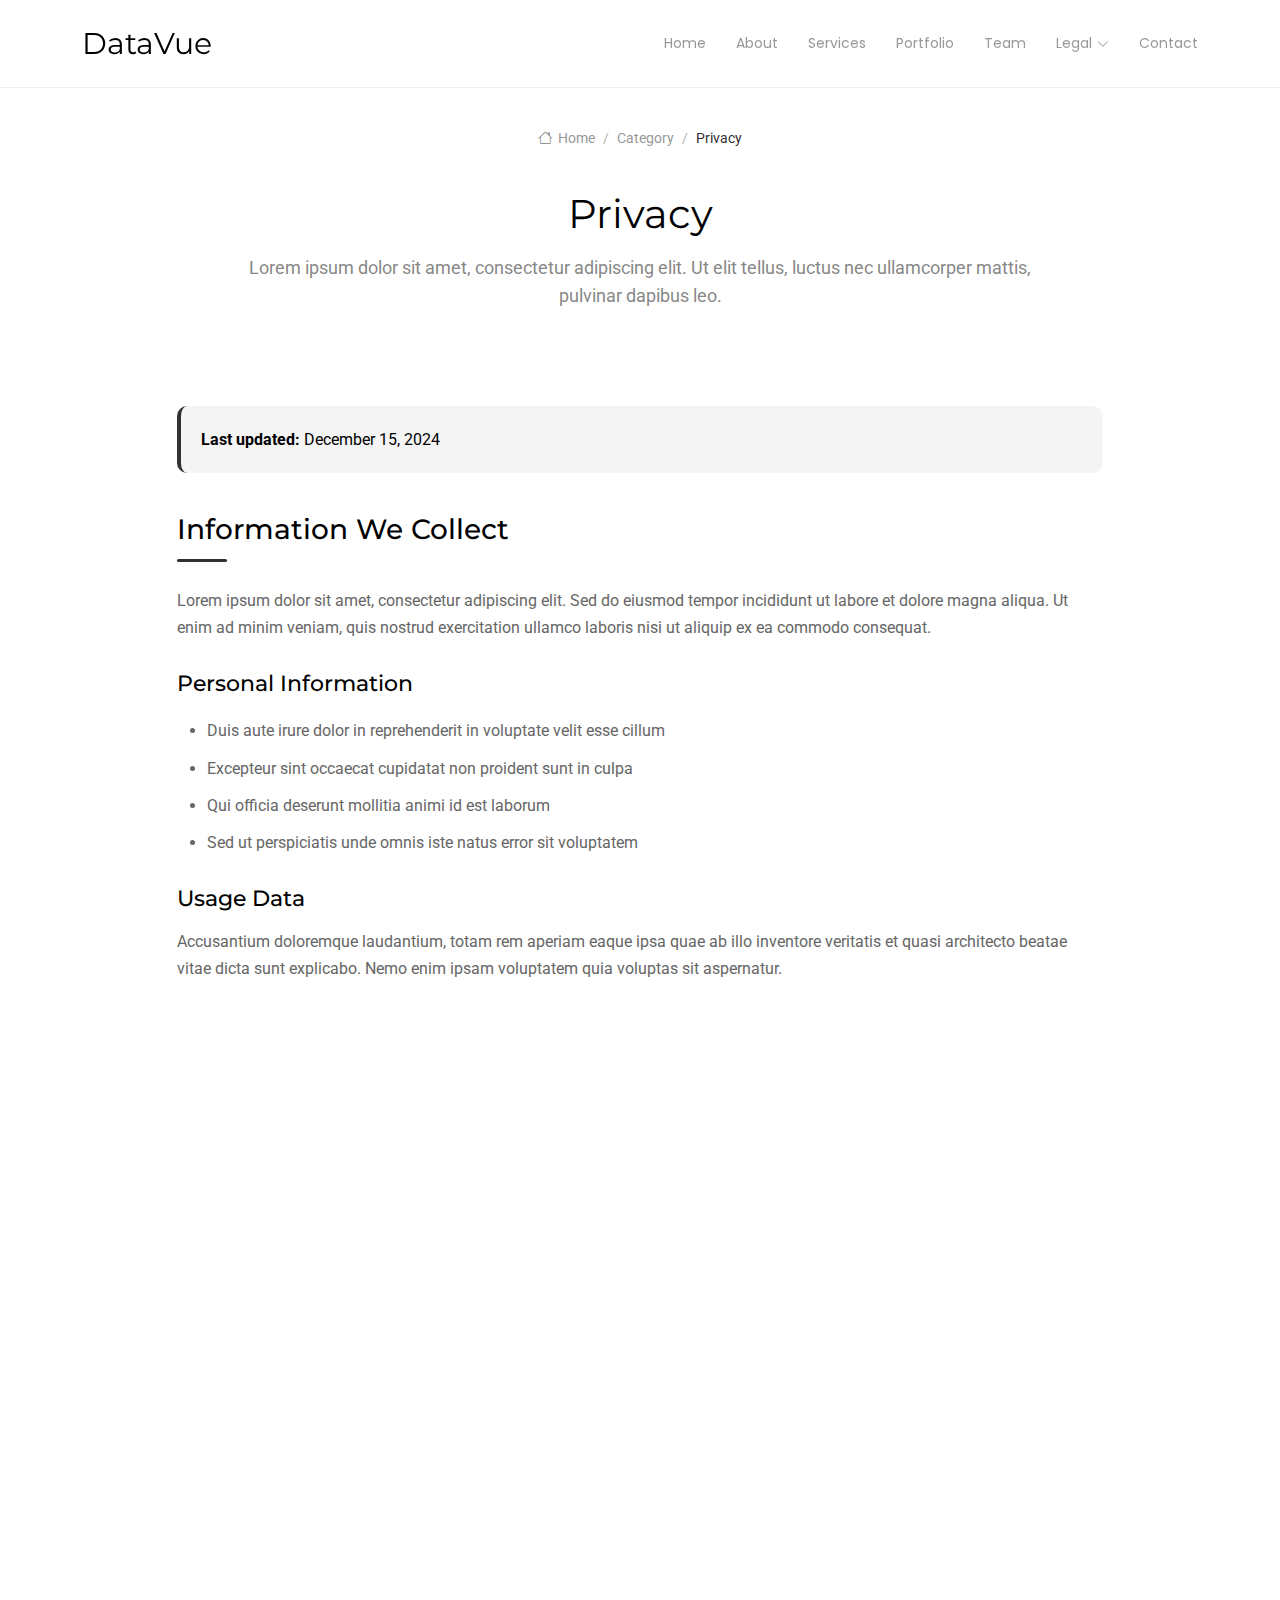
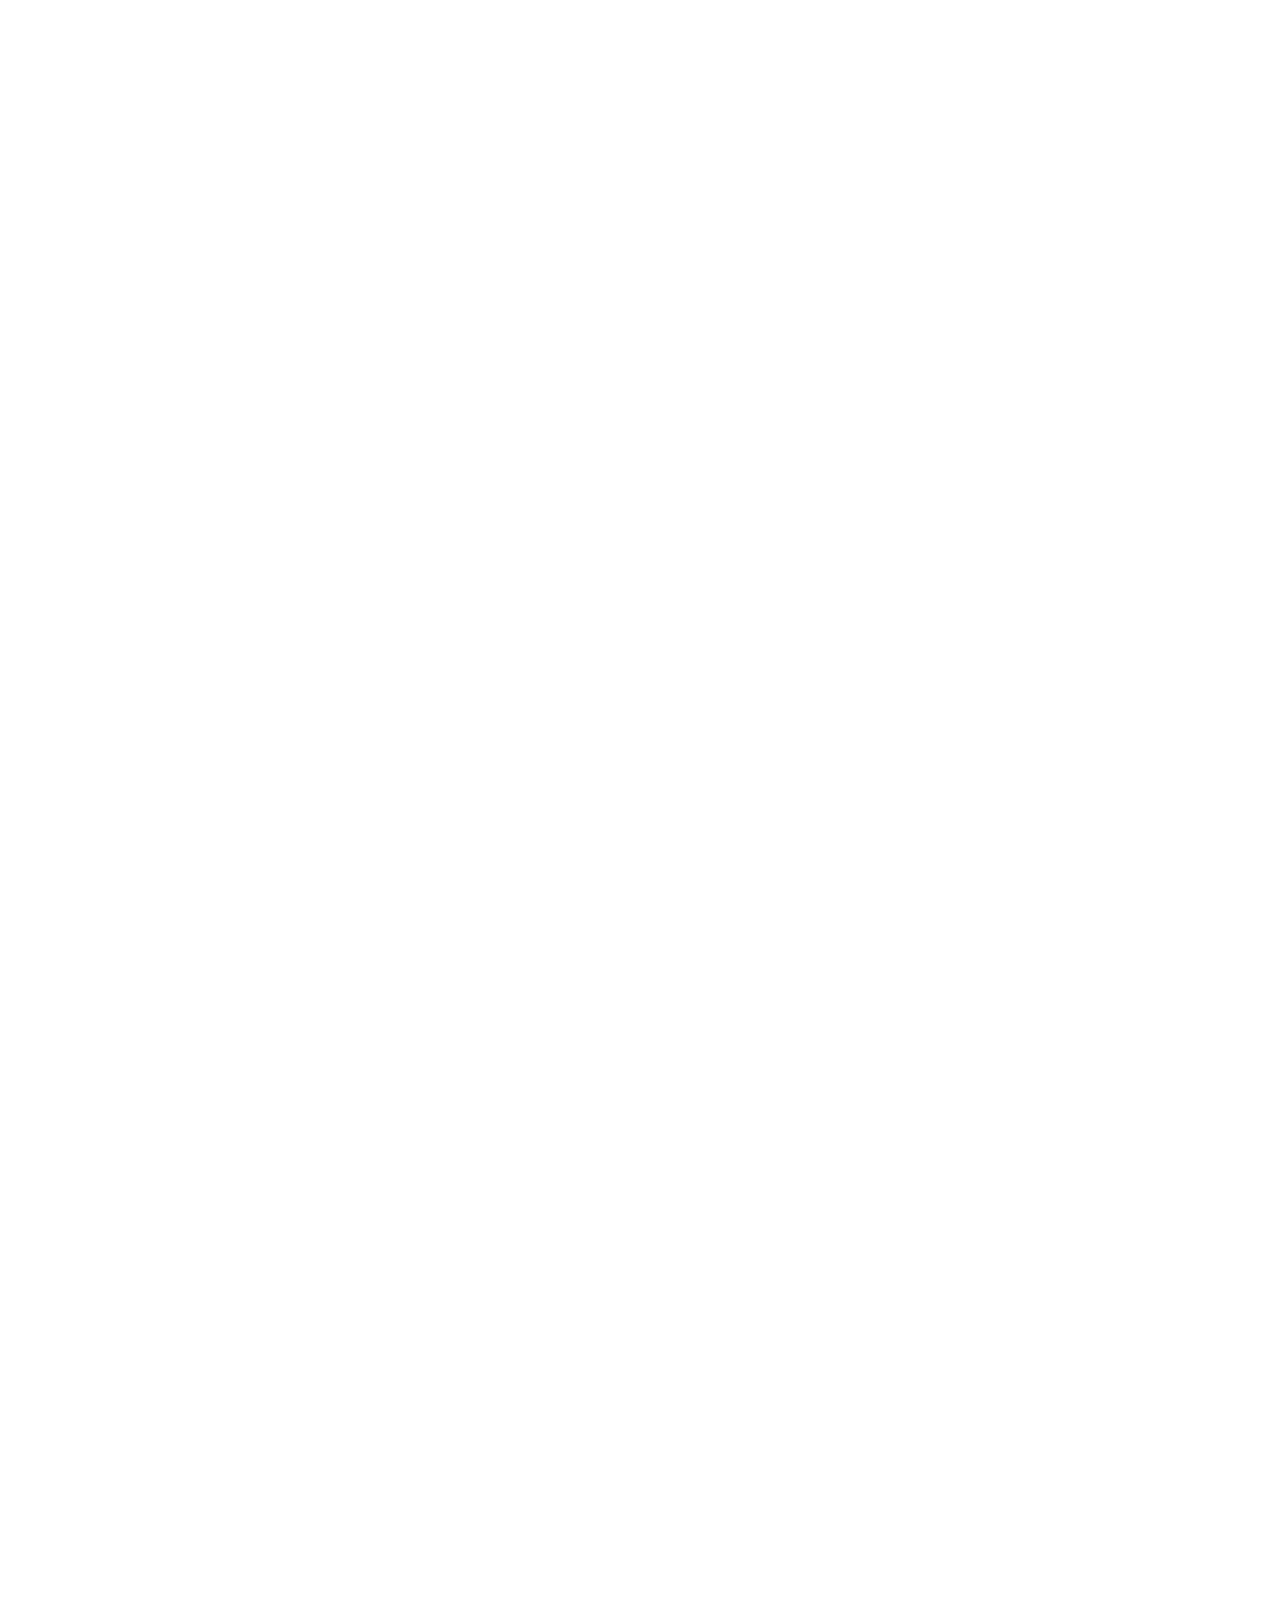
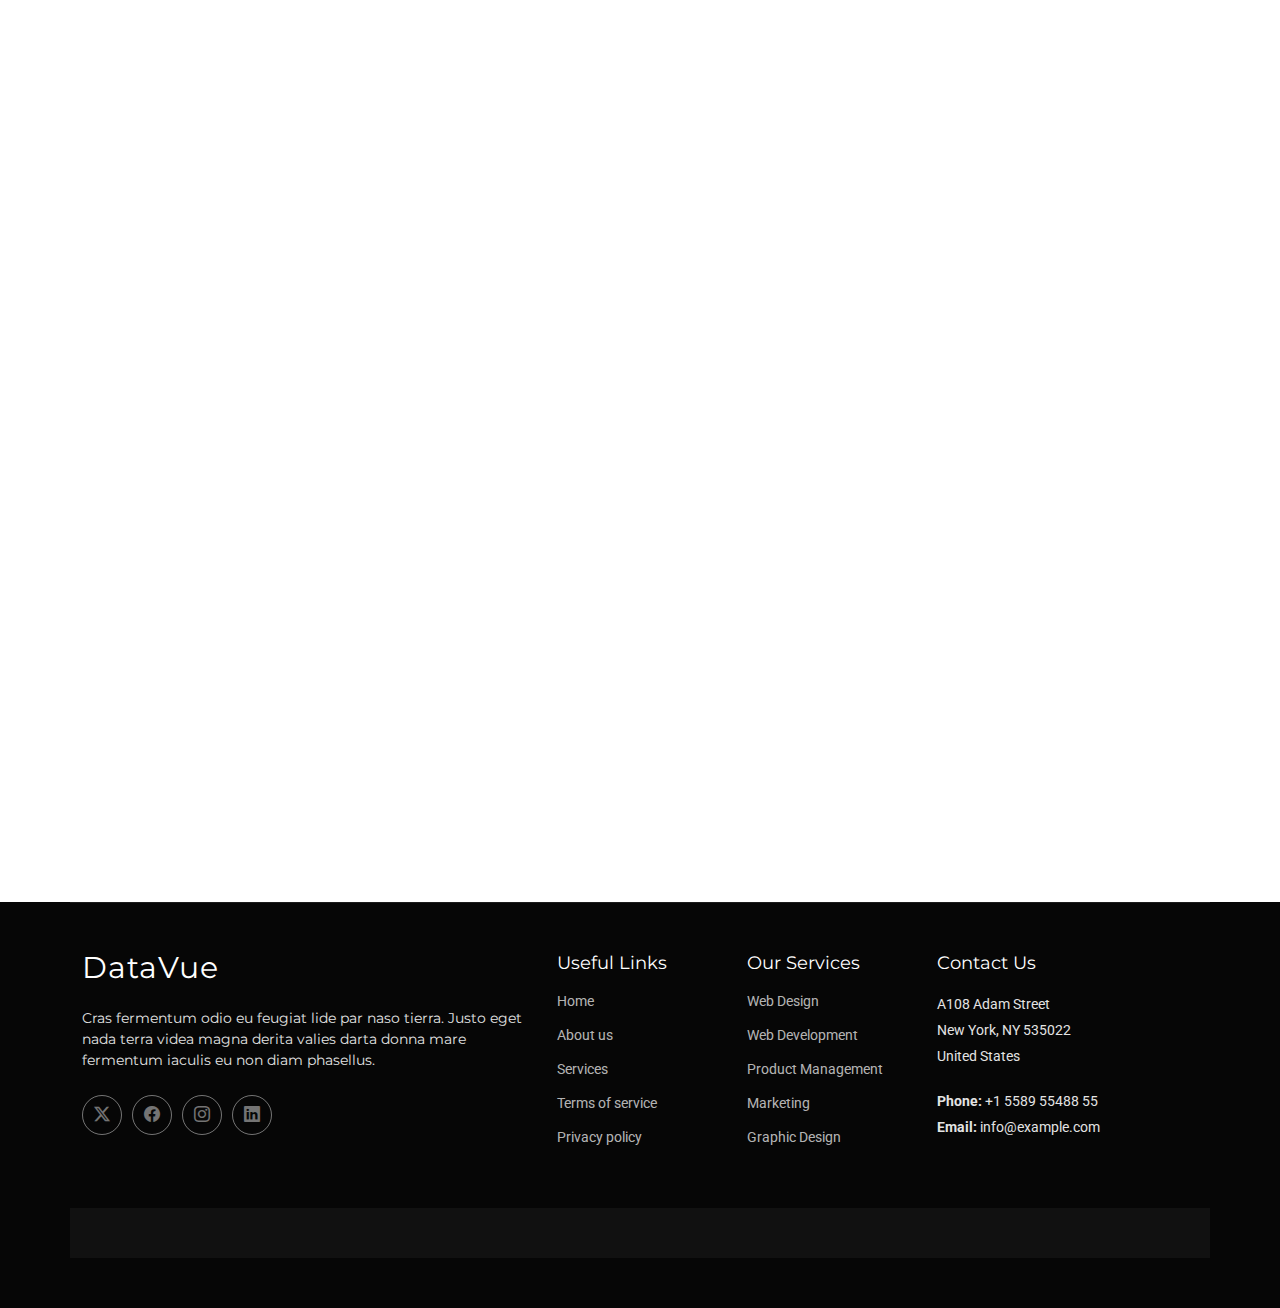
<file: privacy.html>
<!DOCTYPE html>
<html lang="en">
  <head>
    <meta charset="utf-8" />
    <meta content="width=device-width, initial-scale=1.0" name="viewport" />
    <title>Privacy Policy - DataVue Portfolio</title>
    <meta name="description" content="" />
    <meta name="keywords" content="" />

    <!-- Favicons -->
    <link href="assets/img/favicon.png" rel="icon" />
    <link href="assets/img/apple-touch-icon.png" rel="apple-touch-icon" />

    <!-- Fonts -->
    <link href="https://fonts.googleapis.com" rel="preconnect" />
    <link href="https://fonts.gstatic.com" rel="preconnect" crossorigin />
    <link
      href="https://fonts.googleapis.com/css2?family=Roboto:ital,wght@0,100;0,300;0,400;0,500;0,700;0,900;1,100;1,300;1,400;1,500;1,700;1,900&family=Montserrat:ital,wght@0,100;0,200;0,300;0,400;0,500;0,600;0,700;0,800;0,900;1,100;1,200;1,300;1,400;1,500;1,600;1,700;1,800;1,900&family=Poppins:ital,wght@0,100;0,200;0,300;0,400;0,500;0,600;0,700;0,800;0,900;1,100;1,200;1,300;1,400;1,500;1,600;1,700;1,800;1,900&display=swap"
      rel="stylesheet"
    />

    <!-- Vendor CSS Files -->
    <link
      href="assets/vendor/bootstrap/css/bootstrap.min.css"
      rel="stylesheet"
    />
    <link
      href="assets/vendor/bootstrap-icons/bootstrap-icons.css"
      rel="stylesheet"
    />
    <link href="assets/vendor/aos/aos.css" rel="stylesheet" />
    <link
      href="assets/vendor/glightbox/css/glightbox.min.css"
      rel="stylesheet"
    />
    <link href="assets/vendor/swiper/swiper-bundle.min.css" rel="stylesheet" />

    <!-- Main CSS File -->
    <link href="assets/css/main.css" rel="stylesheet" />
  </head>

  <body class="privacy-page">
    <header id="header" class="header d-flex align-items-center sticky-top">
      <div
        class="container-fluid container-xl position-relative d-flex align-items-center justify-content-between"
      >
        <a href="index.html" class="logo d-flex align-items-center">
          <!-- Uncomment the line below if you also wish to use an image logo -->
          <!-- <img src="assets/img/logo.webp" alt=""> -->
          <h1 class="sitename">DataVue</h1>
        </a>

        <nav id="navmenu" class="navmenu">
          <ul>
            <li><a href="#hero">Home</a></li>
            <li><a href="#about">About</a></li>
            <li><a href="#services">Services</a></li>
            <li><a href="#portfolio">Portfolio</a></li>
            <li><a href="#team">Team</a></li>
            <li class="dropdown">
              <a href="#"
                ><span>Legal</span>
                <i class="bi bi-chevron-down toggle-dropdown"></i
              ></a>
              <ul>
                <li><a href="privacy.html">Privacy Policy</a></li>
                <li class="dropdown">
                  <a href="#"
                    ><span>Data Protection</span>
                    <i class="bi bi-chevron-down toggle-dropdown"></i
                  ></a>
                  <ul>
                    <li>
                      <a href="privacy.html#agreement">Data Collection</a>
                    </li>
                    <li><a href="privacy.html#usage">Usage Information</a></li>
                    <li>
                      <a href="privacy.html#security">Security Measures</a>
                    </li>
                    <li><a href="privacy.html#rights">Your Rights</a></li>
                    <li><a href="privacy.html#cookies">Cookie Policy</a></li>
                  </ul>
                </li>
                <li><a href="terms.html">Terms of Service</a></li>
                <li><a href="index.html#about">About DataVue</a></li>
                <li><a href="index.html#contact">Contact Support</a></li>
              </ul>
            </li>
            <li><a href="#contact">Contact</a></li>
          </ul>
          <i class="mobile-nav-toggle d-xl-none bi bi-list"></i>
        </nav>
      </div>
    </header>

    <main class="main">
      <!-- Page Title -->
      <div class="page-title">
        <div class="breadcrumbs">
          <nav aria-label="breadcrumb">
            <ol class="breadcrumb">
              <li class="breadcrumb-item">
                <a href="#"><i class="bi bi-house"></i> Home</a>
              </li>
              <li class="breadcrumb-item"><a href="#">Category</a></li>
              <li class="breadcrumb-item active current">Privacy</li>
            </ol>
          </nav>
        </div>

        <div class="title-wrapper">
          <h1>Privacy</h1>
          <p>
            Lorem ipsum dolor sit amet, consectetur adipiscing elit. Ut elit
            tellus, luctus nec ullamcorper mattis, pulvinar dapibus leo.
          </p>
        </div>
      </div>
      <!-- End Page Title -->

      <!-- Privacy Section -->
      <section id="privacy" class="privacy section">
        <div class="container" data-aos="fade-up" data-aos-delay="100">
          <div class="row">
            <div class="col-lg-10 mx-auto">
              <div class="privacy-content">
                <div
                  class="last-updated"
                  data-aos="fade-up"
                  data-aos-delay="200"
                >
                  <p><strong>Last updated:</strong> December 15, 2024</p>
                </div>

                <div
                  class="privacy-section"
                  data-aos="fade-up"
                  data-aos-delay="300"
                >
                  <h3>Information We Collect</h3>
                  <p>
                    Lorem ipsum dolor sit amet, consectetur adipiscing elit. Sed
                    do eiusmod tempor incididunt ut labore et dolore magna
                    aliqua. Ut enim ad minim veniam, quis nostrud exercitation
                    ullamco laboris nisi ut aliquip ex ea commodo consequat.
                  </p>

                  <h4>Personal Information</h4>
                  <ul>
                    <li>
                      Duis aute irure dolor in reprehenderit in voluptate velit
                      esse cillum
                    </li>
                    <li>
                      Excepteur sint occaecat cupidatat non proident sunt in
                      culpa
                    </li>
                    <li>Qui officia deserunt mollitia animi id est laborum</li>
                    <li>
                      Sed ut perspiciatis unde omnis iste natus error sit
                      voluptatem
                    </li>
                  </ul>

                  <h4>Usage Data</h4>
                  <p>
                    Accusantium doloremque laudantium, totam rem aperiam eaque
                    ipsa quae ab illo inventore veritatis et quasi architecto
                    beatae vitae dicta sunt explicabo. Nemo enim ipsam
                    voluptatem quia voluptas sit aspernatur.
                  </p>
                </div>

                <div
                  class="privacy-section"
                  data-aos="fade-up"
                  data-aos-delay="400"
                >
                  <h3>How We Use Your Information</h3>
                  <p>
                    At vero eos et accusamus et iusto odio dignissimos ducimus
                    qui blanditiis praesentium voluptatum deleniti atque
                    corrupti quos dolores et quas molestias excepturi sint
                    occaecati cupiditate non provident.
                  </p>

                  <div class="info-box">
                    <h4>Primary Uses</h4>
                    <ol>
                      <li>
                        Similique sunt in culpa qui officia deserunt mollitia
                      </li>
                      <li>
                        Et harum quidem rerum facilis est et expedita distinctio
                      </li>
                      <li>Nam libero tempore cum soluta nobis est eligendi</li>
                      <li>
                        Temporibus autem quibusdam et aut officiis debitis
                      </li>
                    </ol>
                  </div>
                </div>

                <div
                  class="privacy-section"
                  data-aos="fade-up"
                  data-aos-delay="500"
                >
                  <h3>Information Sharing and Disclosure</h3>
                  <p>
                    Neque porro quisquam est qui dolorem ipsum quia dolor sit
                    amet consectetur adipisci velit sed quia non numquam eius
                    modi tempora incidunt ut labore et dolore magnam aliquam
                    quaerat voluptatem.
                  </p>

                  <div
                    class="highlight-box"
                    data-aos="fade-up"
                    data-aos-delay="600"
                  >
                    <i class="bi bi-shield-check"></i>
                    <h4>We Never Sell Your Data</h4>
                    <p>
                      Ut enim ad minima veniam, quis nostrum exercitationem
                      ullam corporis suscipit laboriosam nisi ut aliquid ex ea
                      commodi consequatur.
                    </p>
                  </div>
                </div>

                <div
                  class="privacy-section"
                  data-aos="fade-up"
                  data-aos-delay="700"
                >
                  <h3>Data Security</h3>
                  <p>
                    Quis autem vel eum iure reprehenderit qui in ea voluptate
                    velit esse quam nihil molestiae consequatur vel illum qui
                    dolorem eum fugiat quo voluptas nulla pariatur.
                  </p>

                  <div class="security-measures">
                    <div class="row">
                      <div
                        class="col-md-6"
                        data-aos="fade-right"
                        data-aos-delay="800"
                      >
                        <div class="measure-item">
                          <i class="bi bi-lock-fill"></i>
                          <h5>Encryption</h5>
                          <p>
                            Excepteur sint occaecat cupidatat non proident sunt
                            in culpa qui officia deserunt.
                          </p>
                        </div>
                      </div>
                      <div
                        class="col-md-6"
                        data-aos="fade-left"
                        data-aos-delay="900"
                      >
                        <div class="measure-item">
                          <i class="bi bi-server"></i>
                          <h5>Secure Storage</h5>
                          <p>
                            Mollitia animi id est laborum et dolorum fuga et
                            harum quidem rerum facilis.
                          </p>
                        </div>
                      </div>
                    </div>
                  </div>
                </div>

                <div
                  class="privacy-section"
                  data-aos="fade-up"
                  data-aos-delay="1000"
                >
                  <h3>Your Rights</h3>
                  <p>
                    Sed ut perspiciatis unde omnis iste natus error sit
                    voluptatem accusantium doloremque laudantium totam rem
                    aperiam eaque ipsa quae ab illo inventore veritatis.
                  </p>

                  <div class="rights-list">
                    <div class="right-item">
                      <i class="bi bi-eye"></i>
                      <div>
                        <h5>Right to Access</h5>
                        <p>
                          Et quasi architecto beatae vitae dicta sunt explicabo
                          nemo enim ipsam voluptatem.
                        </p>
                      </div>
                    </div>
                    <div class="right-item">
                      <i class="bi bi-pencil"></i>
                      <div>
                        <h5>Right to Rectification</h5>
                        <p>
                          Quia voluptas sit aspernatur aut odit aut fugit sed
                          quia consequuntur magni.
                        </p>
                      </div>
                    </div>
                    <div class="right-item">
                      <i class="bi bi-trash"></i>
                      <div>
                        <h5>Right to Erasure</h5>
                        <p>
                          Dolores eos qui ratione voluptatem sequi nesciunt
                          neque porro quisquam est.
                        </p>
                      </div>
                    </div>
                  </div>
                </div>

                <div
                  class="privacy-section"
                  data-aos="fade-up"
                  data-aos-delay="1100"
                >
                  <h3>Cookies and Tracking</h3>
                  <p>
                    Qui dolorem ipsum quia dolor sit amet consectetur adipisci
                    velit sed quia non numquam eius modi tempora incidunt ut
                    labore et dolore magnam aliquam quaerat voluptatem.
                  </p>

                  <div class="cookie-types">
                    <h4>Types of Cookies We Use</h4>
                    <div class="table-responsive">
                      <table class="table">
                        <thead>
                          <tr>
                            <th>Cookie Type</th>
                            <th>Purpose</th>
                            <th>Duration</th>
                          </tr>
                        </thead>
                        <tbody>
                          <tr>
                            <td>Essential</td>
                            <td>Ut enim ad minima veniam quis nostrum</td>
                            <td>Session</td>
                          </tr>
                          <tr>
                            <td>Analytics</td>
                            <td>Exercitationem ullam corporis suscipit</td>
                            <td>2 Years</td>
                          </tr>
                          <tr>
                            <td>Marketing</td>
                            <td>Laboriosam nisi ut aliquid ex ea commodi</td>
                            <td>1 Year</td>
                          </tr>
                        </tbody>
                      </table>
                    </div>
                  </div>
                </div>

                <div
                  class="privacy-section"
                  data-aos="fade-up"
                  data-aos-delay="1200"
                >
                  <h3>Changes to This Privacy Policy</h3>
                  <p>
                    Quis autem vel eum iure reprehenderit qui in ea voluptate
                    velit esse quam nihil molestiae consequatur vel illum qui
                    dolorem eum fugiat quo voluptas nulla pariatur.
                  </p>
                </div>

                <div
                  class="contact-section"
                  data-aos="fade-up"
                  data-aos-delay="1300"
                >
                  <h3>Contact Us</h3>
                  <p>
                    Excepteur sint occaecat cupidatat non proident sunt in culpa
                    qui officia deserunt mollitia animi id est laborum sed ut
                    perspiciatis unde omnis.
                  </p>

                  <div class="contact-info">
                    <div class="contact-item">
                      <i class="bi bi-envelope"></i>
                      <span>privacy@example.com</span>
                    </div>
                    <div class="contact-item">
                      <i class="bi bi-geo-alt"></i>
                      <span>1234 Privacy Street, Legal City, LC 12345</span>
                    </div>
                    <div class="contact-item">
                      <i class="bi bi-telephone"></i>
                      <span>+1 (555) 123-4567</span>
                    </div>
                  </div>
                </div>
              </div>
            </div>
          </div>
        </div>
      </section>
      <!-- /Privacy Section -->
    </main>

    <footer id="footer" class="footer dark-background">
      <div class="container footer-top">
        <div class="row gy-4">
          <div class="col-lg-5 col-md-12 footer-about">
            <a href="index.html" class="logo d-flex align-items-center">
              <span class="sitename">DataVue</span>
            </a>
            <p>
              Cras fermentum odio eu feugiat lide par naso tierra. Justo eget
              nada terra videa magna derita valies darta donna mare fermentum
              iaculis eu non diam phasellus.
            </p>
            <div class="social-links d-flex mt-4">
              <a href=""><i class="bi bi-twitter-x"></i></a>
              <a href=""><i class="bi bi-facebook"></i></a>
              <a href=""><i class="bi bi-instagram"></i></a>
              <a href=""><i class="bi bi-linkedin"></i></a>
            </div>
          </div>

          <div class="col-lg-2 col-6 footer-links">
            <h4>Useful Links</h4>
            <ul>
              <li><a href="#">Home</a></li>
              <li><a href="#">About us</a></li>
              <li><a href="#">Services</a></li>
              <li><a href="#">Terms of service</a></li>
              <li><a href="#">Privacy policy</a></li>
            </ul>
          </div>

          <div class="col-lg-2 col-6 footer-links">
            <h4>Our Services</h4>
            <ul>
              <li><a href="#">Web Design</a></li>
              <li><a href="#">Web Development</a></li>
              <li><a href="#">Product Management</a></li>
              <li><a href="#">Marketing</a></li>
              <li><a href="#">Graphic Design</a></li>
            </ul>
          </div>

          <div
            class="col-lg-3 col-md-12 footer-contact text-center text-md-start"
          >
            <h4>Contact Us</h4>
            <p>A108 Adam Street</p>
            <p>New York, NY 535022</p>
            <p>United States</p>
            <p class="mt-4">
              <strong>Phone:</strong> <span>+1 5589 55488 55</span>
            </p>
            <p><strong>Email:</strong> <span>info@example.com</span></p>
          </div>
        </div>
      </div>

      <div class="container copyright text-center mt-4"></div>
    </footer>

    <!-- Scroll Top -->
    <a
      href="#"
      id="scroll-top"
      class="scroll-top d-flex align-items-center justify-content-center"
      ><i class="bi bi-arrow-up-short"></i
    ></a>

    <!-- Preloader -->
    <div id="preloader"></div>

    <!-- Vendor JS Files -->
    <script src="assets/vendor/bootstrap/js/bootstrap.bundle.min.js"></script>
    <script src="assets/vendor/php-email-form/validate.js"></script>
    <script src="assets/vendor/aos/aos.js"></script>
    <script src="assets/vendor/glightbox/js/glightbox.min.js"></script>
    <script src="assets/vendor/purecounter/purecounter_vanilla.js"></script>
    <script src="assets/vendor/imagesloaded/imagesloaded.pkgd.min.js"></script>
    <script src="assets/vendor/isotope-layout/isotope.pkgd.min.js"></script>
    <script src="assets/vendor/swiper/swiper-bundle.min.js"></script>

    <!-- Main JS File -->
    <script src="assets/js/main.js"></script>
  </body>
</html>
</file>
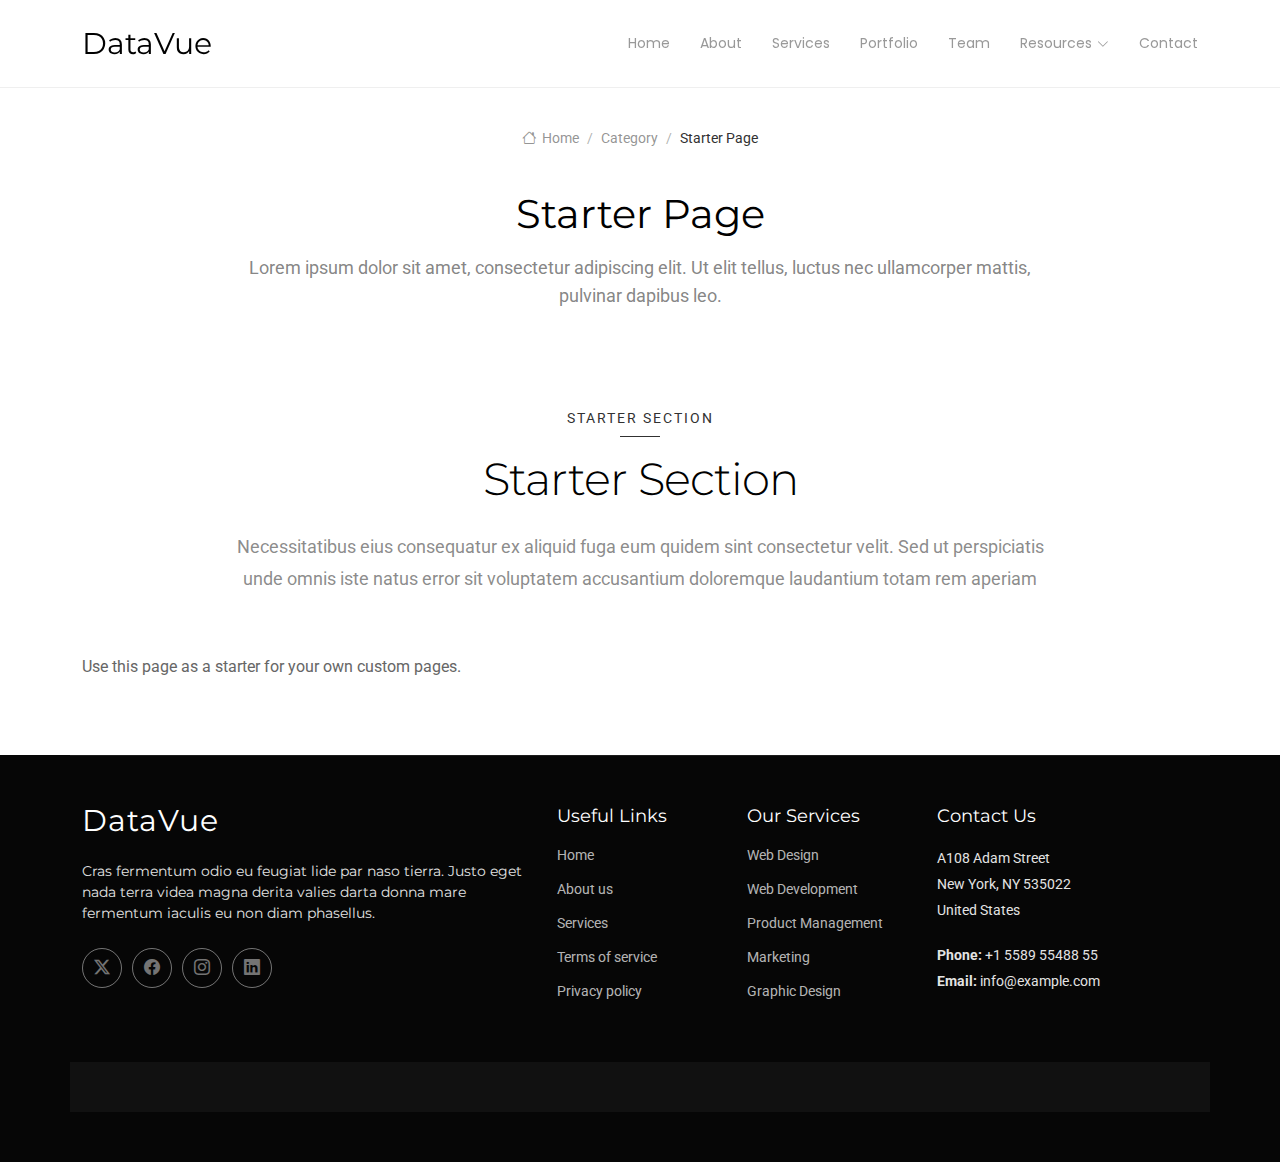
<file: starter-page.html>
<!DOCTYPE html>
<html lang="en">
  <head>
    <meta charset="utf-8" />
    <meta content="width=device-width, initial-scale=1.0" name="viewport" />
    <title>DataVue Portfolio - Template Page</title>
    <meta name="description" content="" />
    <meta name="keywords" content="" />

    <!-- Favicons -->
    <link href="assets/img/favicon.png" rel="icon" />
    <link href="assets/img/apple-touch-icon.png" rel="apple-touch-icon" />

    <!-- Fonts -->
    <link href="https://fonts.googleapis.com" rel="preconnect" />
    <link href="https://fonts.gstatic.com" rel="preconnect" crossorigin />
    <link
      href="https://fonts.googleapis.com/css2?family=Roboto:ital,wght@0,100;0,300;0,400;0,500;0,700;0,900;1,100;1,300;1,400;1,500;1,700;1,900&family=Montserrat:ital,wght@0,100;0,200;0,300;0,400;0,500;0,600;0,700;0,800;0,900;1,100;1,200;1,300;1,400;1,500;1,600;1,700;1,800;1,900&family=Poppins:ital,wght@0,100;0,200;0,300;0,400;0,500;0,600;0,700;0,800;0,900;1,100;1,200;1,300;1,400;1,500;1,600;1,700;1,800;1,900&display=swap"
      rel="stylesheet"
    />

    <!-- Vendor CSS Files -->
    <link
      href="assets/vendor/bootstrap/css/bootstrap.min.css"
      rel="stylesheet"
    />
    <link
      href="assets/vendor/bootstrap-icons/bootstrap-icons.css"
      rel="stylesheet"
    />
    <link href="assets/vendor/aos/aos.css" rel="stylesheet" />
    <link
      href="assets/vendor/glightbox/css/glightbox.min.css"
      rel="stylesheet"
    />
    <link href="assets/vendor/swiper/swiper-bundle.min.css" rel="stylesheet" />

    <!-- Main CSS File -->
    <link href="assets/css/main.css" rel="stylesheet" />
  </head>

  <body class="starter-page-page">
    <header id="header" class="header d-flex align-items-center sticky-top">
      <div
        class="container-fluid container-xl position-relative d-flex align-items-center justify-content-between"
      >
        <a href="index.html" class="logo d-flex align-items-center">
          <!-- Uncomment the line below if you also wish to use an image logo -->
          <!-- <img src="assets/img/logo.webp" alt=""> -->
          <h1 class="sitename">DataVue</h1>
        </a>

        <nav id="navmenu" class="navmenu">
          <ul>
            <li><a href="#hero">Home</a></li>
            <li><a href="#about">About</a></li>
            <li><a href="#services">Services</a></li>
            <li><a href="#portfolio">Portfolio</a></li>
            <li><a href="#team">Team</a></li>
            <li class="dropdown">
              <a href="#"
                ><span>Resources</span>
                <i class="bi bi-chevron-down toggle-dropdown"></i
              ></a>
              <ul>
                <li><a href="index.html#about">Developer Background</a></li>
                <li class="dropdown">
                  <a href="#"
                    ><span>Documentation</span>
                    <i class="bi bi-chevron-down toggle-dropdown"></i
                  ></a>
                  <ul>
                    <li><a href="index.html#portfolio">Project Overview</a></li>
                    <li><a href="index.html#services">Service Details</a></li>
                    <li><a href="index.html#team">Technical Expertise</a></li>
                    <li><a href="privacy.html">Privacy Policy</a></li>
                    <li><a href="terms.html">Terms of Service</a></li>
                  </ul>
                </li>
                <li>
                  <a href="index.html#testimonials">Client Testimonials</a>
                </li>
                <li>
                  <a href="index.html#portfolio">DataVue Success Story</a>
                </li>
                <li><a href="index.html#contact">Start Your Project</a></li>
              </ul>
            </li>
            <li><a href="#contact">Contact</a></li>
          </ul>
          <i class="mobile-nav-toggle d-xl-none bi bi-list"></i>
        </nav>
      </div>
    </header>

    <main class="main">
      <!-- Page Title -->
      <div class="page-title">
        <div class="breadcrumbs">
          <nav aria-label="breadcrumb">
            <ol class="breadcrumb">
              <li class="breadcrumb-item">
                <a href="#"><i class="bi bi-house"></i> Home</a>
              </li>
              <li class="breadcrumb-item"><a href="#">Category</a></li>
              <li class="breadcrumb-item active current">Starter Page</li>
            </ol>
          </nav>
        </div>

        <div class="title-wrapper">
          <h1>Starter Page</h1>
          <p>
            Lorem ipsum dolor sit amet, consectetur adipiscing elit. Ut elit
            tellus, luctus nec ullamcorper mattis, pulvinar dapibus leo.
          </p>
        </div>
      </div>
      <!-- End Page Title -->

      <!-- Starter Section Section -->
      <section id="starter-section" class="starter-section section">
        <!-- Section Title -->
        <div class="container section-title" data-aos="fade-up">
          <span class="subtitle">Starter Section</span>
          <h2>Starter Section</h2>
          <p>
            Necessitatibus eius consequatur ex aliquid fuga eum quidem sint
            consectetur velit. Sed ut perspiciatis unde omnis iste natus error
            sit voluptatem accusantium doloremque laudantium totam rem aperiam
          </p>
        </div>
        <!-- End Section Title -->

        <div class="container" data-aos="fade-up">
          <p>Use this page as a starter for your own custom pages.</p>
        </div>
      </section>
      <!-- /Starter Section Section -->
    </main>

    <footer id="footer" class="footer dark-background">
      <div class="container footer-top">
        <div class="row gy-4">
          <div class="col-lg-5 col-md-12 footer-about">
            <a href="index.html" class="logo d-flex align-items-center">
              <span class="sitename">DataVue</span>
            </a>
            <p>
              Cras fermentum odio eu feugiat lide par naso tierra. Justo eget
              nada terra videa magna derita valies darta donna mare fermentum
              iaculis eu non diam phasellus.
            </p>
            <div class="social-links d-flex mt-4">
              <a href=""><i class="bi bi-twitter-x"></i></a>
              <a href=""><i class="bi bi-facebook"></i></a>
              <a href=""><i class="bi bi-instagram"></i></a>
              <a href=""><i class="bi bi-linkedin"></i></a>
            </div>
          </div>

          <div class="col-lg-2 col-6 footer-links">
            <h4>Useful Links</h4>
            <ul>
              <li><a href="#">Home</a></li>
              <li><a href="#">About us</a></li>
              <li><a href="#">Services</a></li>
              <li><a href="#">Terms of service</a></li>
              <li><a href="#">Privacy policy</a></li>
            </ul>
          </div>

          <div class="col-lg-2 col-6 footer-links">
            <h4>Our Services</h4>
            <ul>
              <li><a href="#">Web Design</a></li>
              <li><a href="#">Web Development</a></li>
              <li><a href="#">Product Management</a></li>
              <li><a href="#">Marketing</a></li>
              <li><a href="#">Graphic Design</a></li>
            </ul>
          </div>

          <div
            class="col-lg-3 col-md-12 footer-contact text-center text-md-start"
          >
            <h4>Contact Us</h4>
            <p>A108 Adam Street</p>
            <p>New York, NY 535022</p>
            <p>United States</p>
            <p class="mt-4">
              <strong>Phone:</strong> <span>+1 5589 55488 55</span>
            </p>
            <p><strong>Email:</strong> <span>info@example.com</span></p>
          </div>
        </div>
      </div>

      <div class="container copyright text-center mt-4"></div>
    </footer>

    <!-- Scroll Top -->
    <a
      href="#"
      id="scroll-top"
      class="scroll-top d-flex align-items-center justify-content-center"
      ><i class="bi bi-arrow-up-short"></i
    ></a>

    <!-- Preloader -->
    <div id="preloader"></div>

    <!-- Vendor JS Files -->
    <script src="assets/vendor/bootstrap/js/bootstrap.bundle.min.js"></script>
    <script src="assets/vendor/php-email-form/validate.js"></script>
    <script src="assets/vendor/aos/aos.js"></script>
    <script src="assets/vendor/glightbox/js/glightbox.min.js"></script>
    <script src="assets/vendor/purecounter/purecounter_vanilla.js"></script>
    <script src="assets/vendor/imagesloaded/imagesloaded.pkgd.min.js"></script>
    <script src="assets/vendor/isotope-layout/isotope.pkgd.min.js"></script>
    <script src="assets/vendor/swiper/swiper-bundle.min.js"></script>

    <!-- Main JS File -->
    <script src="assets/js/main.js"></script>
  </body>
</html>
</file>
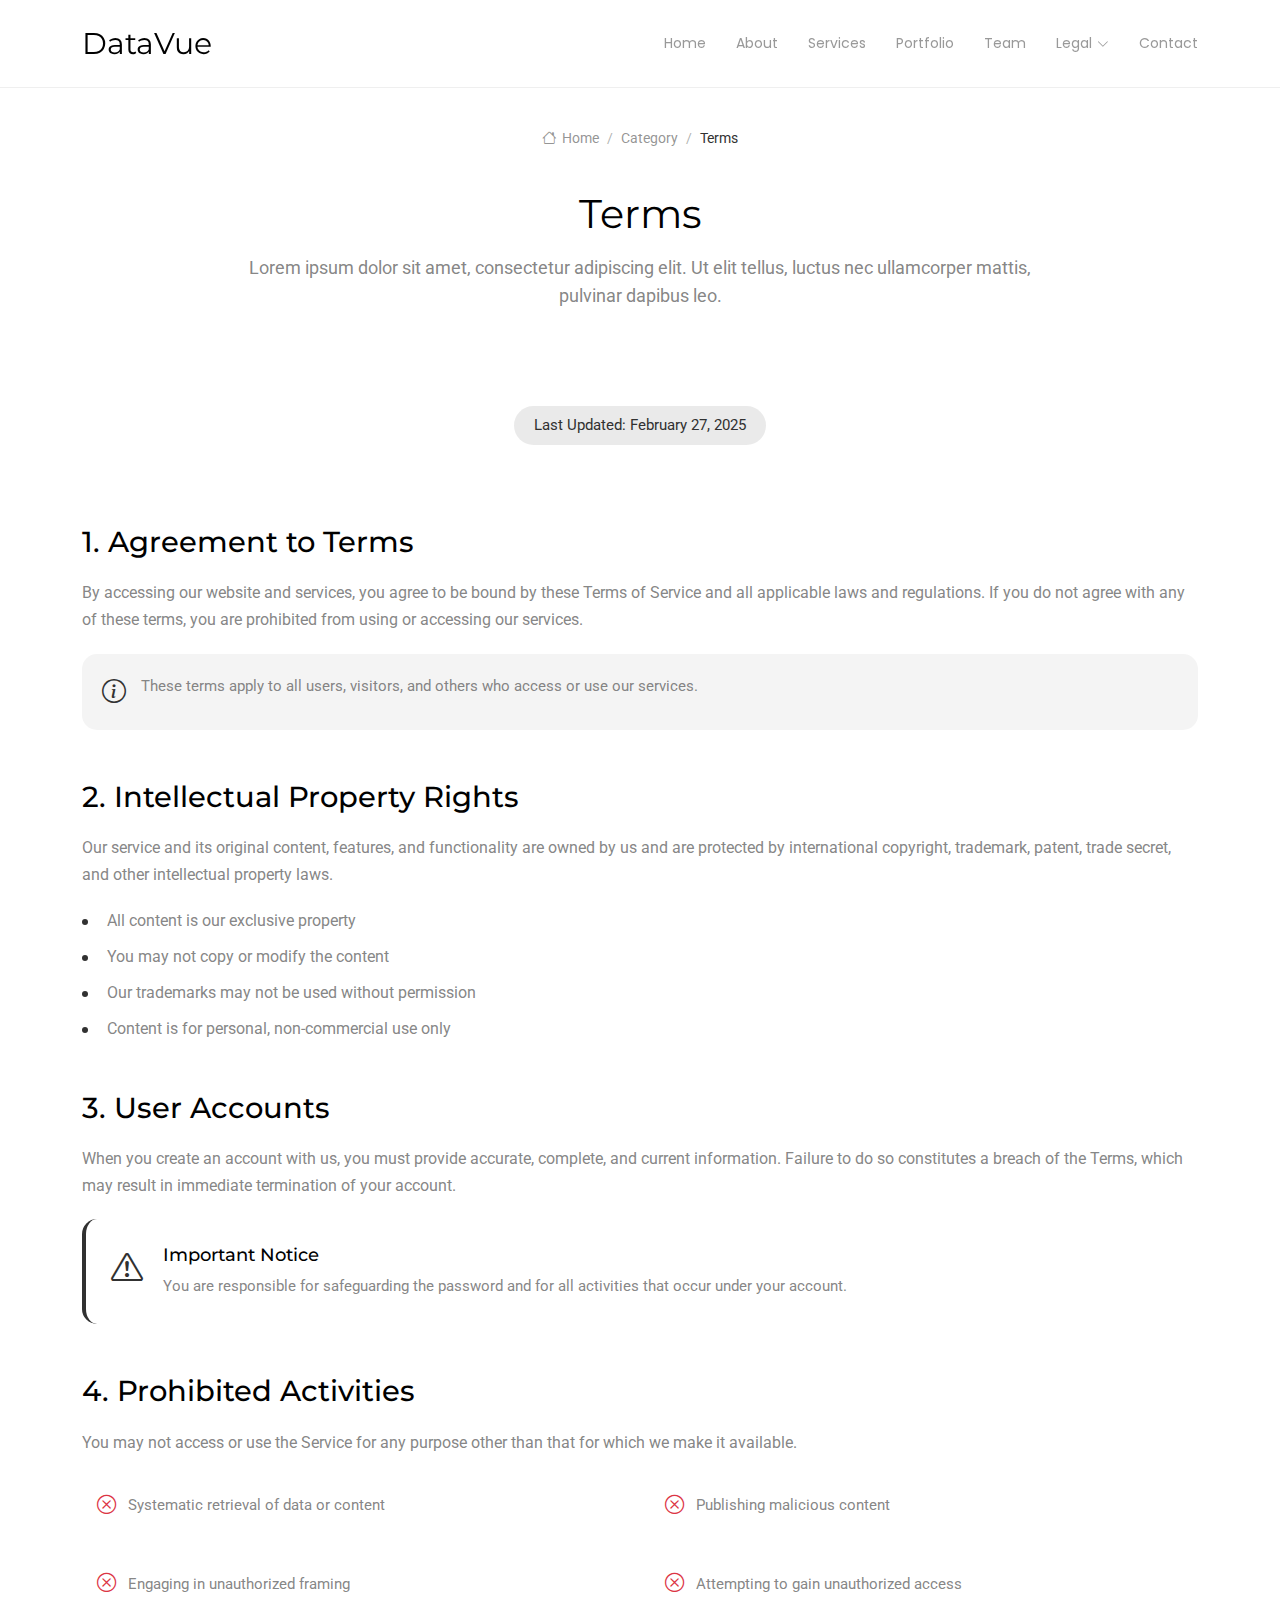
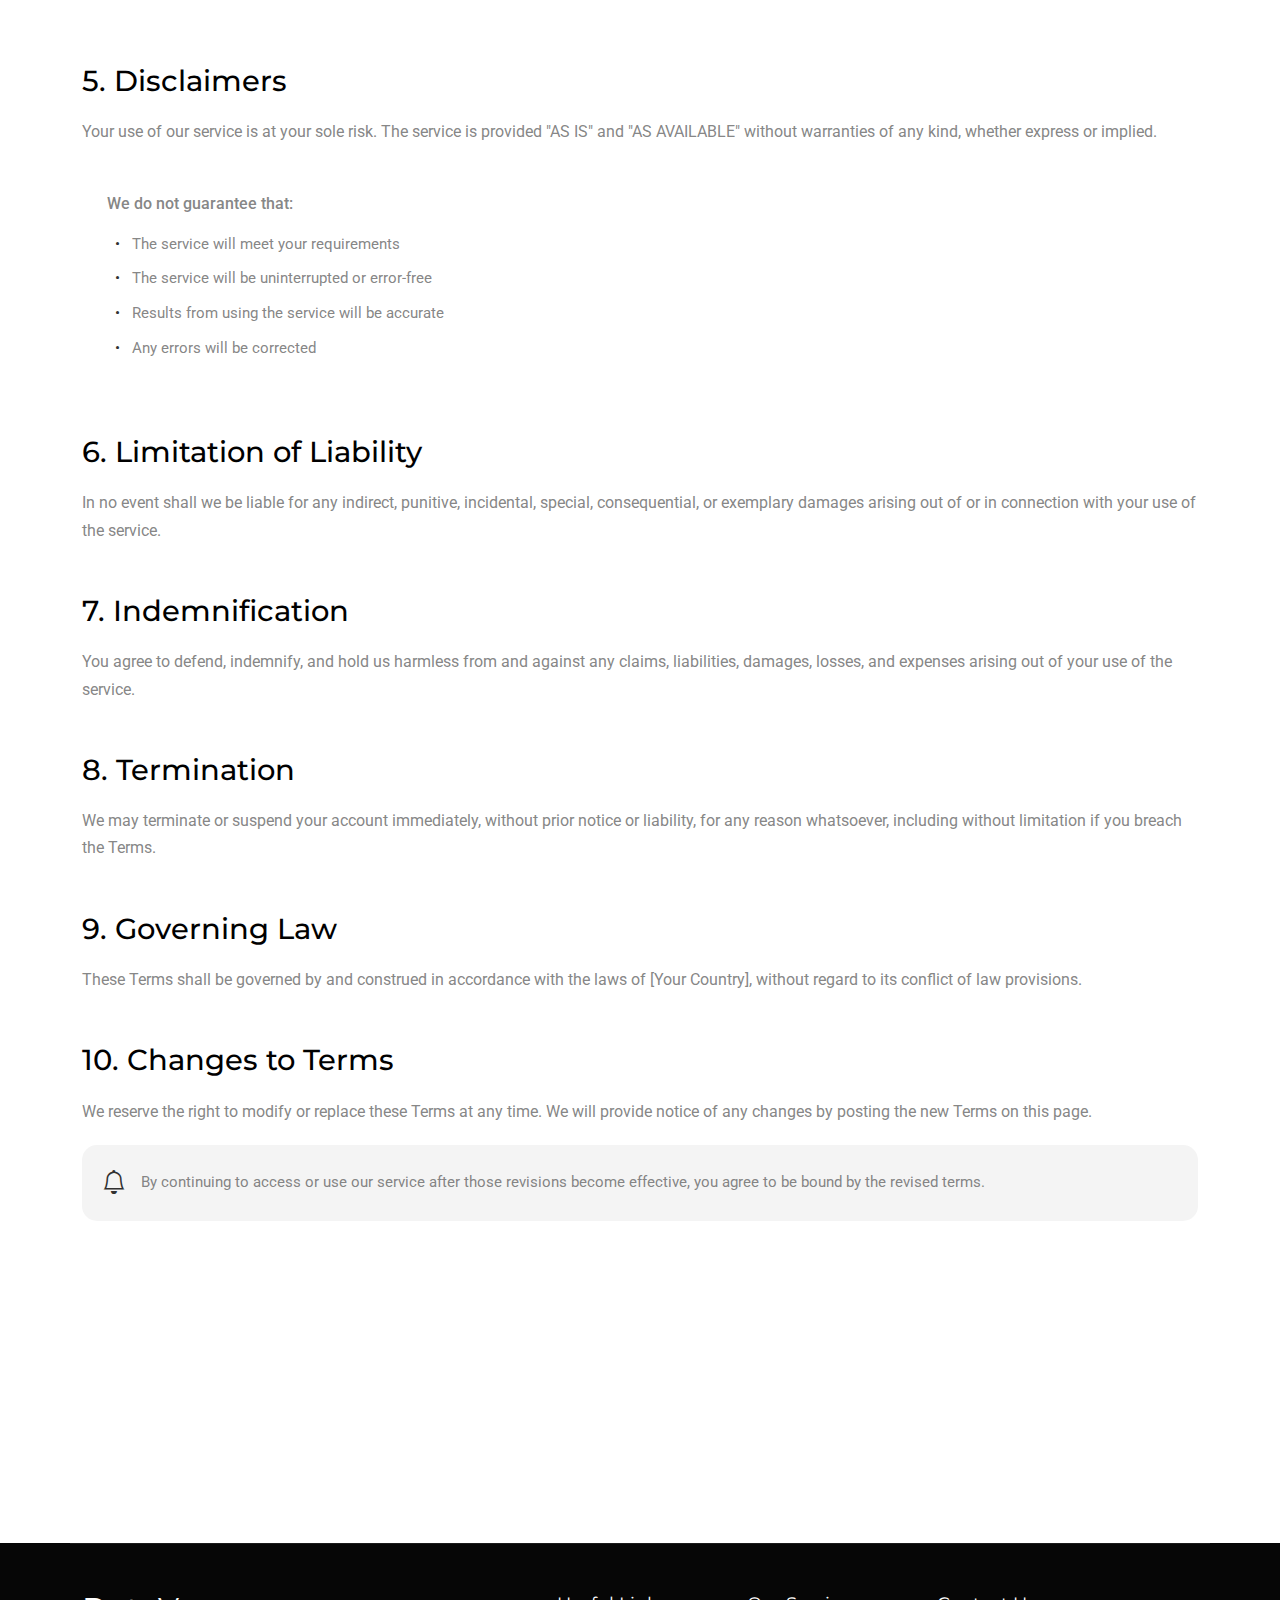
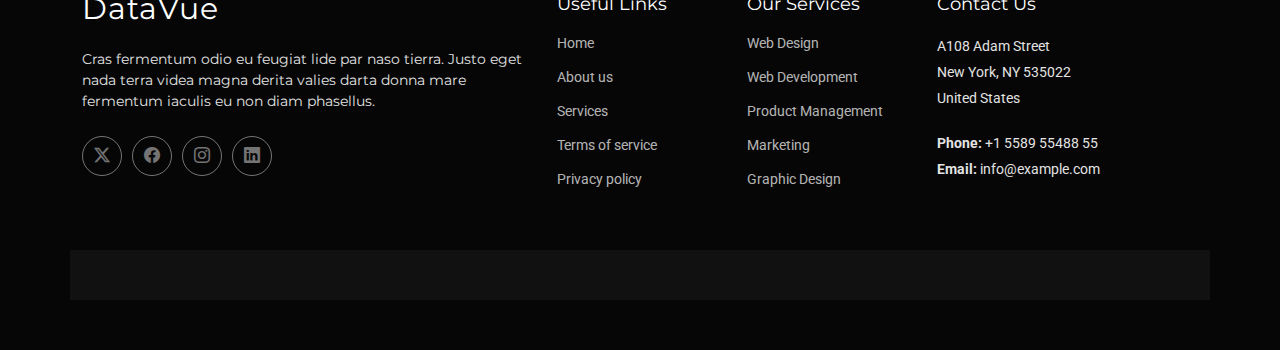
<file: terms.html>
<!DOCTYPE html>
<html lang="en">
  <head>
    <meta charset="utf-8" />
    <meta content="width=device-width, initial-scale=1.0" name="viewport" />
    <title>Terms of Service - DataVue Portfolio</title>
    <meta name="description" content="" />
    <meta name="keywords" content="" />

    <!-- Favicons -->
    <link href="assets/img/favicon.png" rel="icon" />
    <link href="assets/img/apple-touch-icon.png" rel="apple-touch-icon" />

    <!-- Fonts -->
    <link href="https://fonts.googleapis.com" rel="preconnect" />
    <link href="https://fonts.gstatic.com" rel="preconnect" crossorigin />
    <link
      href="https://fonts.googleapis.com/css2?family=Roboto:ital,wght@0,100;0,300;0,400;0,500;0,700;0,900;1,100;1,300;1,400;1,500;1,700;1,900&family=Montserrat:ital,wght@0,100;0,200;0,300;0,400;0,500;0,600;0,700;0,800;0,900;1,100;1,200;1,300;1,400;1,500;1,600;1,700;1,800;1,900&family=Poppins:ital,wght@0,100;0,200;0,300;0,400;0,500;0,600;0,700;0,800;0,900;1,100;1,200;1,300;1,400;1,500;1,600;1,700;1,800;1,900&display=swap"
      rel="stylesheet"
    />

    <!-- Vendor CSS Files -->
    <link
      href="assets/vendor/bootstrap/css/bootstrap.min.css"
      rel="stylesheet"
    />
    <link
      href="assets/vendor/bootstrap-icons/bootstrap-icons.css"
      rel="stylesheet"
    />
    <link href="assets/vendor/aos/aos.css" rel="stylesheet" />
    <link
      href="assets/vendor/glightbox/css/glightbox.min.css"
      rel="stylesheet"
    />
    <link href="assets/vendor/swiper/swiper-bundle.min.css" rel="stylesheet" />

    <!-- Main CSS File -->
    <link href="assets/css/main.css" rel="stylesheet" />
  </head>

  <body class="terms-page">
    <header id="header" class="header d-flex align-items-center sticky-top">
      <div
        class="container-fluid container-xl position-relative d-flex align-items-center justify-content-between"
      >
        <a href="index.html" class="logo d-flex align-items-center">
          <!-- Uncomment the line below if you also wish to use an image logo -->
          <!-- <img src="assets/img/logo.webp" alt=""> -->
          <h1 class="sitename">DataVue</h1>
        </a>

        <nav id="navmenu" class="navmenu">
          <ul>
            <li><a href="#hero">Home</a></li>
            <li><a href="#about">About</a></li>
            <li><a href="#services">Services</a></li>
            <li><a href="#portfolio">Portfolio</a></li>
            <li><a href="#team">Team</a></li>
            <li class="dropdown">
              <a href="#"
                ><span>Legal</span>
                <i class="bi bi-chevron-down toggle-dropdown"></i
              ></a>
              <ul>
                <li><a href="terms.html">Terms of Service</a></li>
                <li class="dropdown">
                  <a href="#"
                    ><span>Service Terms</span>
                    <i class="bi bi-chevron-down toggle-dropdown"></i
                  ></a>
                  <ul>
                    <li><a href="terms.html#agreement">User Agreement</a></li>
                    <li>
                      <a href="terms.html#intellectual-property">IP Rights</a>
                    </li>
                    <li>
                      <a href="terms.html#user-accounts">Account Terms</a>
                    </li>
                    <li>
                      <a href="terms.html#prohibited">Usage Guidelines</a>
                    </li>
                    <li>
                      <a href="terms.html#limitation">Liability Limits</a>
                    </li>
                  </ul>
                </li>
                <li><a href="privacy.html">Privacy Policy</a></li>
                <li><a href="index.html#about">About DataVue</a></li>
                <li><a href="index.html#contact">Contact Support</a></li>
              </ul>
            </li>
            <li><a href="#contact">Contact</a></li>
          </ul>
          <i class="mobile-nav-toggle d-xl-none bi bi-list"></i>
        </nav>
      </div>
    </header>

    <main class="main">
      <!-- Page Title -->
      <div class="page-title">
        <div class="breadcrumbs">
          <nav aria-label="breadcrumb">
            <ol class="breadcrumb">
              <li class="breadcrumb-item">
                <a href="#"><i class="bi bi-house"></i> Home</a>
              </li>
              <li class="breadcrumb-item"><a href="#">Category</a></li>
              <li class="breadcrumb-item active current">Terms</li>
            </ol>
          </nav>
        </div>

        <div class="title-wrapper">
          <h1>Terms</h1>
          <p>
            Lorem ipsum dolor sit amet, consectetur adipiscing elit. Ut elit
            tellus, luctus nec ullamcorper mattis, pulvinar dapibus leo.
          </p>
        </div>
      </div>
      <!-- End Page Title -->

      <!-- Terms Of Service Section -->
      <section id="terms-of-service" class="terms-of-service section">
        <div class="container" data-aos="fade-up">
          <!-- Page Header -->
          <div class="tos-header text-center" data-aos="fade-up">
            <span class="last-updated">Last Updated: February 27, 2025</span>
          </div>

          <!-- Content -->
          <div class="tos-content" data-aos="fade-up" data-aos-delay="200">
            <!-- Agreement Section -->
            <div id="agreement" class="content-section">
              <h3>1. Agreement to Terms</h3>
              <p>
                By accessing our website and services, you agree to be bound by
                these Terms of Service and all applicable laws and regulations.
                If you do not agree with any of these terms, you are prohibited
                from using or accessing our services.
              </p>
              <div class="info-box">
                <i class="bi bi-info-circle"></i>
                <p>
                  These terms apply to all users, visitors, and others who
                  access or use our services.
                </p>
              </div>
            </div>

            <!-- Intellectual Property -->
            <div id="intellectual-property" class="content-section">
              <h3>2. Intellectual Property Rights</h3>
              <p>
                Our service and its original content, features, and
                functionality are owned by us and are protected by international
                copyright, trademark, patent, trade secret, and other
                intellectual property laws.
              </p>
              <ul class="list-items">
                <li>All content is our exclusive property</li>
                <li>You may not copy or modify the content</li>
                <li>Our trademarks may not be used without permission</li>
                <li>Content is for personal, non-commercial use only</li>
              </ul>
            </div>

            <!-- User Accounts -->
            <div id="user-accounts" class="content-section">
              <h3>3. User Accounts</h3>
              <p>
                When you create an account with us, you must provide accurate,
                complete, and current information. Failure to do so constitutes
                a breach of the Terms, which may result in immediate termination
                of your account.
              </p>
              <div class="alert-box">
                <i class="bi bi-exclamation-triangle"></i>
                <div class="alert-content">
                  <h5>Important Notice</h5>
                  <p>
                    You are responsible for safeguarding the password and for
                    all activities that occur under your account.
                  </p>
                </div>
              </div>
            </div>

            <!-- Prohibited Activities -->
            <div id="prohibited" class="content-section">
              <h3>4. Prohibited Activities</h3>
              <p>
                You may not access or use the Service for any purpose other than
                that for which we make it available.
              </p>
              <div class="prohibited-list">
                <div class="prohibited-item">
                  <i class="bi bi-x-circle"></i>
                  <span>Systematic retrieval of data or content</span>
                </div>
                <div class="prohibited-item">
                  <i class="bi bi-x-circle"></i>
                  <span>Publishing malicious content</span>
                </div>
                <div class="prohibited-item">
                  <i class="bi bi-x-circle"></i>
                  <span>Engaging in unauthorized framing</span>
                </div>
                <div class="prohibited-item">
                  <i class="bi bi-x-circle"></i>
                  <span>Attempting to gain unauthorized access</span>
                </div>
              </div>
            </div>

            <!-- Disclaimers -->
            <div id="disclaimer" class="content-section">
              <h3>5. Disclaimers</h3>
              <p>
                Your use of our service is at your sole risk. The service is
                provided "AS IS" and "AS AVAILABLE" without warranties of any
                kind, whether express or implied.
              </p>
              <div class="disclaimer-box">
                <p>We do not guarantee that:</p>
                <ul>
                  <li>The service will meet your requirements</li>
                  <li>The service will be uninterrupted or error-free</li>
                  <li>Results from using the service will be accurate</li>
                  <li>Any errors will be corrected</li>
                </ul>
              </div>
            </div>

            <!-- Limitation of Liability -->
            <div id="limitation" class="content-section">
              <h3>6. Limitation of Liability</h3>
              <p>
                In no event shall we be liable for any indirect, punitive,
                incidental, special, consequential, or exemplary damages arising
                out of or in connection with your use of the service.
              </p>
            </div>

            <!-- Indemnification -->
            <div id="indemnification" class="content-section">
              <h3>7. Indemnification</h3>
              <p>
                You agree to defend, indemnify, and hold us harmless from and
                against any claims, liabilities, damages, losses, and expenses
                arising out of your use of the service.
              </p>
            </div>

            <!-- Termination -->
            <div id="termination" class="content-section">
              <h3>8. Termination</h3>
              <p>
                We may terminate or suspend your account immediately, without
                prior notice or liability, for any reason whatsoever, including
                without limitation if you breach the Terms.
              </p>
            </div>

            <!-- Governing Law -->
            <div id="governing-law" class="content-section">
              <h3>9. Governing Law</h3>
              <p>
                These Terms shall be governed by and construed in accordance
                with the laws of [Your Country], without regard to its conflict
                of law provisions.
              </p>
            </div>

            <!-- Changes -->
            <div id="changes" class="content-section">
              <h3>10. Changes to Terms</h3>
              <p>
                We reserve the right to modify or replace these Terms at any
                time. We will provide notice of any changes by posting the new
                Terms on this page.
              </p>
              <div class="notice-box">
                <i class="bi bi-bell"></i>
                <p>
                  By continuing to access or use our service after those
                  revisions become effective, you agree to be bound by the
                  revised terms.
                </p>
              </div>
            </div>
          </div>

          <!-- Contact Section -->
          <div class="tos-contact" data-aos="fade-up" data-aos-delay="300">
            <div class="contact-box">
              <div class="contact-icon">
                <i class="bi bi-envelope"></i>
              </div>
              <div class="contact-content">
                <h4>Questions About Terms?</h4>
                <p>
                  If you have any questions about these Terms, please contact
                  us.
                </p>
                <a href="#" class="contact-link">Contact Support</a>
              </div>
            </div>
          </div>
        </div>
      </section>
      <!-- /Terms Of Service Section -->
    </main>

    <footer id="footer" class="footer dark-background">
      <div class="container footer-top">
        <div class="row gy-4">
          <div class="col-lg-5 col-md-12 footer-about">
            <a href="index.html" class="logo d-flex align-items-center">
              <span class="sitename">DataVue</span>
            </a>
            <p>
              Cras fermentum odio eu feugiat lide par naso tierra. Justo eget
              nada terra videa magna derita valies darta donna mare fermentum
              iaculis eu non diam phasellus.
            </p>
            <div class="social-links d-flex mt-4">
              <a href=""><i class="bi bi-twitter-x"></i></a>
              <a href=""><i class="bi bi-facebook"></i></a>
              <a href=""><i class="bi bi-instagram"></i></a>
              <a href=""><i class="bi bi-linkedin"></i></a>
            </div>
          </div>

          <div class="col-lg-2 col-6 footer-links">
            <h4>Useful Links</h4>
            <ul>
              <li><a href="#">Home</a></li>
              <li><a href="#">About us</a></li>
              <li><a href="#">Services</a></li>
              <li><a href="#">Terms of service</a></li>
              <li><a href="#">Privacy policy</a></li>
            </ul>
          </div>

          <div class="col-lg-2 col-6 footer-links">
            <h4>Our Services</h4>
            <ul>
              <li><a href="#">Web Design</a></li>
              <li><a href="#">Web Development</a></li>
              <li><a href="#">Product Management</a></li>
              <li><a href="#">Marketing</a></li>
              <li><a href="#">Graphic Design</a></li>
            </ul>
          </div>

          <div
            class="col-lg-3 col-md-12 footer-contact text-center text-md-start"
          >
            <h4>Contact Us</h4>
            <p>A108 Adam Street</p>
            <p>New York, NY 535022</p>
            <p>United States</p>
            <p class="mt-4">
              <strong>Phone:</strong> <span>+1 5589 55488 55</span>
            </p>
            <p><strong>Email:</strong> <span>info@example.com</span></p>
          </div>
        </div>
      </div>

      <div class="container copyright text-center mt-4"></div>
    </footer>

    <!-- Scroll Top -->
    <a
      href="#"
      id="scroll-top"
      class="scroll-top d-flex align-items-center justify-content-center"
      ><i class="bi bi-arrow-up-short"></i
    ></a>

    <!-- Preloader -->
    <div id="preloader"></div>

    <!-- Vendor JS Files -->
    <script src="assets/vendor/bootstrap/js/bootstrap.bundle.min.js"></script>
    <script src="assets/vendor/php-email-form/validate.js"></script>
    <script src="assets/vendor/aos/aos.js"></script>
    <script src="assets/vendor/glightbox/js/glightbox.min.js"></script>
    <script src="assets/vendor/purecounter/purecounter_vanilla.js"></script>
    <script src="assets/vendor/imagesloaded/imagesloaded.pkgd.min.js"></script>
    <script src="assets/vendor/isotope-layout/isotope.pkgd.min.js"></script>
    <script src="assets/vendor/swiper/swiper-bundle.min.js"></script>

    <!-- Main JS File -->
    <script src="assets/js/main.js"></script>
  </body>
</html>
</file>
<file: assets/css/main.css>
/**
* DataVue Dashboard Portfolio Styles
*/

@charset "UTF-8";

/*--------------------------------------------------------------
# Font & Color Variables
# DataVue Color System
--------------------------------------------------------------*/
/* Fonts */
:root {
  --default-font: "Roboto", system-ui, -apple-system, "Segoe UI", Roboto,
    "Helvetica Neue", Arial, "Noto Sans", "Liberation Sans", sans-serif,
    "Apple Color Emoji", "Segoe UI Emoji", "Segoe UI Symbol", "Noto Color Emoji";
  --heading-font: "Montserrat", sans-serif;
  --nav-font: "Poppins", sans-serif;
}

/* Global Colors - The following color variables are used throughout the website. Updating them here will change the color scheme of the entire website */
:root {
  --background-color: #ffffff; /* Background color for the entire website, including individual sections */
  --default-color: #666666; /* Default color used for the majority of the text content across the entire website */
  --heading-color: #000000; /* Color for headings, subheadings and title throughout the website */
  --accent-color: #313131; /* Accent color that represents your brand on the website. It's used for buttons, links, and other elements that need to stand out */
  --surface-color: #ffffff; /* The surface color is used as a background of boxed elements within sections, such as cards, icon boxes, or other elements that require a visual separation from the global background. */
  --contrast-color: #ffffff; /* Contrast color for text, ensuring readability against backgrounds of accent, heading, or default colors. */
}

/* Nav Menu Colors - The following color variables are used specifically for the navigation menu. They are separate from the global colors to allow for more customization options */
:root {
  --nav-color: #999999; /* The default color of the main navmenu links */
  --nav-hover-color: #000000; /* Applied to main navmenu links when they are hovered over or active */
  --nav-mobile-background-color: #ffffff; /* Used as the background color for mobile navigation menu */
  --nav-dropdown-background-color: #ffffff; /* Used as the background color for dropdown items that appear when hovering over primary navigation items */
  --nav-dropdown-color: #666666; /* Used for navigation links of the dropdown items in the navigation menu. */
  --nav-dropdown-hover-color: #313131; /* Similar to --nav-hover-color, this color is applied to dropdown navigation links when they are hovered over. */
}

/* Color Presets - These classes override global colors when applied to any section or element, providing reuse of the sam color scheme. */

.light-background {
  --background-color: #f9f9f9;
  --surface-color: #ffffff;
}

.dark-background {
  --background-color: #060606;
  --default-color: #e3e3e3;
  --heading-color: #ffffff;
  --accent-color: #bdb5b5;
  --surface-color: #252525;
  --contrast-color: #ffffff;
}

/* Smooth scroll */
:root {
  scroll-behavior: smooth;
}

/*--------------------------------------------------------------
# General Styling & Shared Classes
--------------------------------------------------------------*/
body {
  color: var(--default-color);
  background-color: var(--background-color);
  font-family: var(--default-font);
}

a {
  color: var(--accent-color);
  text-decoration: none;
  transition: 0.3s;
}

a:hover {
  color: color-mix(in srgb, var(--accent-color), transparent 25%);
  text-decoration: none;
}

h1,
h2,
h3,
h4,
h5,
h6 {
  color: var(--heading-color);
  font-family: var(--heading-font);
}

/* PHP Email Form Messages
------------------------------*/
.php-email-form .error-message {
  display: none;
  background: #df1529;
  color: #ffffff;
  text-align: left;
  padding: 15px;
  margin-bottom: 24px;
  font-weight: 600;
}

.php-email-form .sent-message {
  display: none;
  color: #ffffff;
  background: #059652;
  text-align: center;
  padding: 15px;
  margin-bottom: 24px;
  font-weight: 600;
}

.php-email-form .loading {
  display: none;
  background: var(--surface-color);
  text-align: center;
  padding: 15px;
  margin-bottom: 24px;
}

.php-email-form .loading:before {
  content: "";
  display: inline-block;
  border-radius: 50%;
  width: 24px;
  height: 24px;
  margin: 0 10px -6px 0;
  border: 3px solid var(--accent-color);
  border-top-color: var(--surface-color);
  animation: php-email-form-loading 1s linear infinite;
}

@keyframes php-email-form-loading {
  0% {
    transform: rotate(0deg);
  }

  100% {
    transform: rotate(360deg);
  }
}

/*--------------------------------------------------------------
# Global Header
--------------------------------------------------------------*/
.header {
  --background-color: rgba(255, 255, 255, 0);
  color: var(--default-color);
  background-color: var(--background-color);
  padding: 15px 0;
  transition: all 0.5s;
  z-index: 997;
}

.header .logo {
  line-height: 1;
}

.header .logo img {
  max-height: 32px;
  margin-right: 8px;
}

.header .logo h1 {
  font-size: 30px;
  margin: 0;
  font-weight: 400;
  color: var(--heading-color);
}

.scrolled .header {
  isolation: isolate;
  border-bottom: 1px solid
    color-mix(in srgb, var(--default-color), transparent 90%);
}

.scrolled .header::before {
  content: "";
  position: absolute;
  inset: 0;
  background: rgba(255, 255, 255, 0.8);
  backdrop-filter: blur(10px);
  -webkit-backdrop-filter: blur(10px);
  pointer-events: none;
  z-index: -1;
}

/*--------------------------------------------------------------
# Navigation Menu
--------------------------------------------------------------*/
/* Navmenu - Desktop */
@media (min-width: 1200px) {
  .navmenu {
    padding: 0;
  }

  .navmenu ul {
    margin: 0;
    padding: 0;
    display: flex;
    list-style: none;
    align-items: center;
  }

  .navmenu li {
    position: relative;
  }

  .navmenu a,
  .navmenu a:focus {
    color: var(--nav-color);
    padding: 18px 15px;
    font-size: 14px;
    font-family: var(--nav-font);
    font-weight: 400;
    display: flex;
    align-items: center;
    justify-content: space-between;
    white-space: nowrap;
    transition: 0.3s;
  }

  .navmenu a i,
  .navmenu a:focus i {
    font-size: 12px;
    line-height: 0;
    margin-left: 5px;
    transition: 0.3s;
  }

  .navmenu li:last-child a {
    padding-right: 0;
  }

  .navmenu li:hover > a,
  .navmenu .active,
  .navmenu .active:focus {
    color: var(--nav-hover-color);
  }

  .navmenu .dropdown ul {
    margin: 0;
    padding: 10px 0;
    background: var(--nav-dropdown-background-color);
    display: block;
    position: absolute;
    visibility: hidden;
    left: 14px;
    top: 130%;
    opacity: 0;
    transition: 0.3s;
    border-radius: 4px;
    z-index: 99;
    box-shadow: 0px 0px 30px rgba(0, 0, 0, 0.1);
  }

  .navmenu .dropdown ul li {
    min-width: 200px;
  }

  .navmenu .dropdown ul a {
    padding: 10px 20px;
    font-size: 15px;
    text-transform: none;
    color: var(--nav-dropdown-color);
  }

  .navmenu .dropdown ul a i {
    font-size: 12px;
  }

  .navmenu .dropdown ul a:hover,
  .navmenu .dropdown ul .active:hover,
  .navmenu .dropdown ul li:hover > a {
    color: var(--nav-dropdown-hover-color);
  }

  .navmenu .dropdown:hover > ul {
    opacity: 1;
    top: 100%;
    visibility: visible;
  }

  .navmenu .dropdown .dropdown ul {
    top: 0;
    left: -90%;
    visibility: hidden;
  }

  .navmenu .dropdown .dropdown:hover > ul {
    opacity: 1;
    top: 0;
    left: -100%;
    visibility: visible;
  }
}

/* Navmenu - Mobile */
@media (max-width: 1199px) {
  .mobile-nav-toggle {
    color: var(--nav-color);
    font-size: 28px;
    line-height: 0;
    margin-right: 10px;
    cursor: pointer;
    transition: color 0.3s;
  }

  .navmenu {
    padding: 0;
    z-index: 9997;
  }

  .navmenu ul {
    display: none;
    list-style: none;
    position: absolute;
    inset: 60px 20px 20px 20px;
    padding: 10px 0;
    margin: 0;
    border-radius: 6px;
    background-color: var(--nav-mobile-background-color);
    overflow-y: auto;
    transition: 0.3s;
    z-index: 9998;
    box-shadow: 0px 0px 30px rgba(0, 0, 0, 0.1);
  }

  .navmenu a,
  .navmenu a:focus {
    color: var(--nav-dropdown-color);
    padding: 10px 20px;
    font-family: var(--nav-font);
    font-size: 18px;
    font-weight: 300;
    display: flex;
    align-items: center;
    justify-content: space-between;
    white-space: nowrap;
    transition: 0.3s;
  }

  .navmenu a i,
  .navmenu a:focus i {
    font-size: 12px;
    line-height: 0;
    margin-left: 5px;
    width: 30px;
    height: 30px;
    display: flex;
    align-items: center;
    justify-content: center;
    border-radius: 50%;
    transition: 0.3s;
    background-color: color-mix(in srgb, var(--accent-color), transparent 90%);
  }

  .navmenu a i:hover,
  .navmenu a:focus i:hover {
    background-color: var(--accent-color);
    color: var(--contrast-color);
  }

  .navmenu a:hover,
  .navmenu .active,
  .navmenu .active:focus {
    color: var(--nav-dropdown-hover-color);
  }

  .navmenu .active i,
  .navmenu .active:focus i {
    background-color: var(--accent-color);
    color: var(--contrast-color);
    transform: rotate(180deg);
  }

  .navmenu .dropdown ul {
    position: static;
    display: none;
    z-index: 99;
    padding: 10px 0;
    margin: 10px 20px;
    background-color: var(--nav-dropdown-background-color);
    border: 1px solid color-mix(in srgb, var(--default-color), transparent 90%);
    box-shadow: none;
    transition: all 0.5s ease-in-out;
  }

  .navmenu .dropdown ul ul {
    background-color: rgba(33, 37, 41, 0.1);
  }

  .navmenu .dropdown > .dropdown-active {
    display: block;
    background-color: rgba(33, 37, 41, 0.03);
  }

  .mobile-nav-active {
    overflow: hidden;
  }

  .mobile-nav-active .mobile-nav-toggle {
    color: #fff;
    position: absolute;
    font-size: 32px;
    top: 15px;
    right: 15px;
    margin-right: 0;
    z-index: 9999;
  }

  .mobile-nav-active .navmenu {
    position: fixed;
    overflow: hidden;
    inset: 0;
    background: rgba(33, 37, 41, 0.8);
    transition: 0.3s;
  }

  .mobile-nav-active .navmenu > ul {
    display: block;
  }
}

/*--------------------------------------------------------------
# Global Footer
--------------------------------------------------------------*/
.footer {
  color: var(--default-color);
  background-color: var(--background-color);
  font-size: 14px;
  padding-bottom: 50px;
  position: relative;
}

.footer .footer-top {
  padding-top: 50px;
  border-top: 1px solid
    color-mix(in srgb, var(--default-color), transparent 90%);
}

.footer .footer-about .logo {
  line-height: 1;
  margin-bottom: 25px;
}

.footer .footer-about .logo img {
  max-height: 40px;
  margin-right: 6px;
}

.footer .footer-about .logo span {
  color: var(--heading-color);
  font-size: 30px;
  font-weight: 400;
  letter-spacing: 1px;
  font-family: var(--heading-font);
}

.footer .footer-about p {
  font-size: 14px;
  font-family: var(--heading-font);
}

.footer .social-links a {
  display: flex;
  align-items: center;
  justify-content: center;
  width: 40px;
  height: 40px;
  border-radius: 50%;
  border: 1px solid color-mix(in srgb, var(--default-color), transparent 50%);
  font-size: 16px;
  color: color-mix(in srgb, var(--default-color), transparent 50%);
  margin-right: 10px;
  transition: 0.3s;
}

.footer .social-links a:hover {
  color: var(--accent-color);
  border-color: var(--accent-color);
}

.footer h4 {
  font-size: 18px;
  font-weight: 400;
  position: relative;
  padding-bottom: 12px;
}

.footer .footer-links {
  margin-bottom: 30px;
}

.footer .footer-links ul {
  list-style: none;
  padding: 0;
  margin: 0;
}

.footer .footer-links ul i {
  padding-right: 2px;
  font-size: 12px;
  line-height: 0;
}

.footer .footer-links ul li {
  padding: 10px 0;
  display: flex;
  align-items: center;
}

.footer .footer-links ul li:first-child {
  padding-top: 0;
}

.footer .footer-links ul a {
  color: color-mix(in srgb, var(--default-color), transparent 20%);
  display: inline-block;
  line-height: 1;
}

.footer .footer-links ul a:hover {
  color: var(--accent-color);
}

.footer .footer-contact p {
  margin-bottom: 5px;
}

.footer .copyright {
  padding-top: 25px;
  padding-bottom: 25px;
  background-color: color-mix(in srgb, var(--default-color), transparent 95%);
}

.footer .copyright p {
  margin-bottom: 0;
}

.footer .credits {
  margin-top: 6px;
  font-size: 13px;
}

/*--------------------------------------------------------------
# Preloader
--------------------------------------------------------------*/
#preloader {
  position: fixed;
  inset: 0;
  z-index: 999999;
  overflow: hidden;
  background: var(--background-color);
  transition: all 0.6s ease-out;
}

#preloader:before {
  content: "";
  position: fixed;
  top: calc(50% - 30px);
  left: calc(50% - 30px);
  border: 6px solid #ffffff;
  border-color: var(--accent-color) transparent var(--accent-color) transparent;
  border-radius: 50%;
  width: 60px;
  height: 60px;
  animation: animate-preloader 1.5s linear infinite;
}

@keyframes animate-preloader {
  0% {
    transform: rotate(0deg);
  }

  100% {
    transform: rotate(360deg);
  }
}

/*--------------------------------------------------------------
# Scroll Top Button
--------------------------------------------------------------*/
.scroll-top {
  position: fixed;
  visibility: hidden;
  opacity: 0;
  right: 15px;
  bottom: 15px;
  z-index: 99999;
  background-color: var(--accent-color);
  width: 40px;
  height: 40px;
  border-radius: 4px;
  transition: all 0.4s;
}

.scroll-top i {
  font-size: 24px;
  color: var(--contrast-color);
  line-height: 0;
}

.scroll-top:hover {
  background-color: color-mix(in srgb, var(--accent-color), transparent 20%);
  color: var(--contrast-color);
}

.scroll-top.active {
  visibility: visible;
  opacity: 1;
}

/*--------------------------------------------------------------
# Disable aos animation delay on mobile devices
--------------------------------------------------------------*/
@media screen and (max-width: 768px) {
  [data-aos-delay] {
    transition-delay: 0 !important;
  }
}

/*--------------------------------------------------------------
# Global Page Titles & Breadcrumbs
--------------------------------------------------------------*/
.page-title {
  text-align: center;
  padding: 40px 0 20px 0;
  border-top: 1px solid
    color-mix(in srgb, var(--default-color), transparent 90%);
}

.page-title .breadcrumbs {
  margin-bottom: 1.5rem;
}

.page-title .breadcrumbs .breadcrumb {
  justify-content: center;
  margin: 0;
  padding: 0;
  background: none;
}

.page-title .breadcrumbs .breadcrumb .breadcrumb-item {
  font-size: 0.9rem;
  color: color-mix(in srgb, var(--default-color), transparent 30%);
}

.page-title .breadcrumbs .breadcrumb .breadcrumb-item.active {
  color: var(--accent-color);
}

.page-title .breadcrumbs .breadcrumb .breadcrumb-item a {
  color: inherit;
  text-decoration: none;
  transition: color 0.3s ease;
}

.page-title .breadcrumbs .breadcrumb .breadcrumb-item a:hover {
  color: var(--accent-color);
}

.page-title .breadcrumbs .breadcrumb .breadcrumb-item a i {
  font-size: 0.9rem;
  margin-right: 0.2rem;
}

.page-title
  .breadcrumbs
  .breadcrumb
  .breadcrumb-item
  + .breadcrumb-item::before {
  color: color-mix(in srgb, var(--default-color), transparent 50%);
}

.page-title .title-wrapper {
  max-width: 800px;
  margin: 0 auto;
  padding: 1rem 0;
}

.page-title .title-wrapper h1 {
  font-size: 2.5rem;
  margin-bottom: 1rem;
  font-weight: 400;
  color: var(--heading-color);
}

.page-title .title-wrapper p {
  font-size: 1.1rem;
  color: color-mix(in srgb, var(--default-color), transparent 20%);
  margin: 0;
  line-height: 1.6;
}

@media (max-width: 768px) {
  .page-title .title-wrapper h1 {
    font-size: 2rem;
  }

  .page-title .title-wrapper p {
    font-size: 1rem;
  }
}

@media (max-width: 576px) {
  .page-title .title-wrapper h1 {
    font-size: 1.75rem;
  }
}

/*--------------------------------------------------------------
# Global Sections
--------------------------------------------------------------*/
section,
.section {
  color: var(--default-color);
  background-color: var(--background-color);
  padding: 60px 0;
  scroll-margin-top: 87px;
  overflow: clip;
}

@media (max-width: 1199px) {
  section,
  .section {
    scroll-margin-top: 66px;
  }
}

/*--------------------------------------------------------------
# Global Section Titles
--------------------------------------------------------------*/
.section-title {
  text-align: center;
  padding-bottom: 60px;
  position: relative;
}

.section-title h2 {
  font-size: 2.8rem;
  font-weight: 300;
  line-height: 1.2;
  color: var(--heading-color);
  margin-bottom: 1.5rem;
  letter-spacing: -1px;
}

@media (max-width: 768px) {
  .section-title h2 {
    font-size: 2.5rem;
  }
}

.section-title .subtitle {
  display: inline-block;
  font-size: 0.875rem;
  font-weight: 400;
  color: var(--accent-color);
  text-transform: uppercase;
  letter-spacing: 2px;
  margin-bottom: 1.5rem;
  position: relative;
}

.section-title .subtitle::after {
  content: "";
  position: absolute;
  bottom: -8px;
  left: 50%;
  transform: translateX(-50%);
  width: 40px;
  height: 1px;
  background: var(--accent-color);
}

.section-title p {
  font-size: 1.125rem;
  line-height: 1.8;
  color: color-mix(in srgb, var(--default-color), transparent 25%);
  max-width: 900px;
  margin: 0 auto;
  text-wrap: balance;
}

/*--------------------------------------------------------------
# Hero Section
--------------------------------------------------------------*/
.hero {
  padding: 120px 0 100px;
  position: relative;
  overflow: hidden;
}

.hero .hero-content h1 {
  font-size: 3.5rem;
  font-weight: 300;
  line-height: 1.2;
  margin-bottom: 2rem;
  color: var(--heading-color);
}

@media (max-width: 768px) {
  .hero .hero-content h1 {
    font-size: 2.5rem;
  }
}

.hero .hero-content p {
  font-size: 1.125rem;
  line-height: 1.7;
  margin-bottom: 3rem;
  color: color-mix(in srgb, var(--default-color), transparent 20%);
}

.hero .hero-cta {
  display: flex;
  gap: 1.5rem;
  margin-bottom: 4rem;
  align-items: center;
}

@media (max-width: 576px) {
  .hero .hero-cta {
    flex-direction: column;
    align-items: flex-start;
    gap: 1rem;
  }
}

.hero .hero-cta .btn-primary {
  background-color: var(--accent-color);
  color: var(--contrast-color);
  padding: 14px 32px;
  border-radius: 6px;
  font-weight: 500;
  text-decoration: none;
  transition: all 0.3s ease;
  border: none;
  box-shadow: 0 4px 15px
    color-mix(in srgb, var(--accent-color), transparent 80%);
}

.hero .hero-cta .btn-primary:hover {
  background-color: color-mix(in srgb, var(--accent-color), black 10%);
  transform: translateY(-2px);
  box-shadow: 0 8px 25px
    color-mix(in srgb, var(--accent-color), transparent 70%);
}

.hero .hero-cta .btn-secondary {
  color: var(--heading-color);
  text-decoration: none;
  display: flex;
  align-items: center;
  gap: 0.5rem;
  font-weight: 500;
  transition: all 0.3s ease;
}

.hero .hero-cta .btn-secondary i {
  font-size: 1.5rem;
  color: var(--accent-color);
}

.hero .hero-cta .btn-secondary:hover {
  color: var(--accent-color);
  transform: translateX(5px);
}

.hero .hero-stats {
  display: flex;
  gap: 3rem;
}

@media (max-width: 768px) {
  .hero .hero-stats {
    gap: 2rem;
  }
}

@media (max-width: 576px) {
  .hero .hero-stats {
    flex-direction: column;
    gap: 1.5rem;
  }
}

.hero .hero-stats .stat-item .stat-number {
  font-size: 2rem;
  font-weight: 300;
  color: var(--accent-color);
  margin-bottom: 0.25rem;
}

.hero .hero-stats .stat-item .stat-label {
  font-size: 0.875rem;
  color: color-mix(in srgb, var(--default-color), transparent 40%);
  font-weight: 500;
}

.hero .hero-image {
  position: relative;
}

.hero .hero-image img {
  border-radius: 12px;
  box-shadow: 0 20px 60px
    color-mix(in srgb, var(--default-color), transparent 85%);
}

.hero .hero-image .floating-card {
  position: absolute;
  bottom: 20px;
  left: 20px;
  background: var(--surface-color);
  padding: 1.5rem;
  border-radius: 12px;
  box-shadow: 0 10px 40px
    color-mix(in srgb, var(--default-color), transparent 85%);
  display: flex;
  align-items: center;
  gap: 1rem;
  min-width: 200px;
}

@media (max-width: 768px) {
  .hero .hero-image .floating-card {
    bottom: 10px;
    left: 10px;
    padding: 1rem;
    min-width: 160px;
  }
}

.hero .hero-image .floating-card .card-icon {
  width: 50px;
  height: 50px;
  background: color-mix(in srgb, var(--accent-color), transparent 90%);
  border-radius: 10px;
  display: flex;
  align-items: center;
  justify-content: center;
}

.hero .hero-image .floating-card .card-icon i {
  font-size: 1.5rem;
  color: var(--accent-color);
}

.hero .hero-image .floating-card .card-content h5 {
  font-size: 0.875rem;
  font-weight: 600;
  margin: 0 0 0.25rem 0;
  color: var(--heading-color);
}

.hero .hero-image .floating-card .card-content .growth-percentage {
  font-size: 1.25rem;
  font-weight: 700;
  color: #22c55e;
}

@media (max-width: 992px) {
  .hero {
    padding: 80px 0 60px;
  }

  .hero::before {
    display: none;
  }

  .hero .row {
    flex-direction: column-reverse;
  }

  .hero .col-lg-6:first-child {
    margin-top: 3rem;
  }
}

/*--------------------------------------------------------------
# About Section
--------------------------------------------------------------*/
.about {
  padding-top: 120px;
  padding-bottom: 120px;
}

.about .content h2 {
  font-size: 42px;
  font-weight: 300;
  line-height: 1.3;
  margin-bottom: 30px;
  font-family: var(--heading-font);
}

@media (max-width: 768px) {
  .about .content h2 {
    font-size: 32px;
  }
}

.about .content .lead {
  font-size: 20px;
  font-weight: 400;
  line-height: 1.7;
  margin-bottom: 40px;
  color: color-mix(in srgb, var(--default-color), transparent 15%);
}

.about .content p {
  font-size: 16px;
  line-height: 1.8;
  margin-bottom: 25px;
  color: color-mix(in srgb, var(--default-color), transparent 25%);
}

.about .stats-row {
  display: flex;
  gap: 40px;
  margin: 60px 0;
}

@media (max-width: 576px) {
  .about .stats-row {
    flex-direction: column;
    gap: 30px;
  }
}

.about .stats-row .stat-item .stat-number {
  font-size: 48px;
  font-weight: 300;
  line-height: 1;
  color: var(--accent-color);
  font-family: var(--heading-font);
}

.about .stats-row .stat-item .stat-label {
  font-size: 14px;
  font-weight: 500;
  text-transform: uppercase;
  letter-spacing: 1px;
  color: color-mix(in srgb, var(--default-color), transparent 40%);
  margin-top: 8px;
}

.about .cta-section {
  display: flex;
  gap: 20px;
  margin-top: 50px;
}

@media (max-width: 576px) {
  .about .cta-section {
    flex-direction: column;
  }
}

.about .cta-section .btn-primary {
  display: inline-flex;
  align-items: center;
  padding: 16px 32px;
  background-color: var(--accent-color);
  color: var(--contrast-color);
  text-decoration: none;
  border-radius: 6px;
  font-weight: 500;
  transition: all 0.3s ease;
}

.about .cta-section .btn-primary:hover {
  background-color: color-mix(in srgb, var(--accent-color), black 10%);
  transform: translateY(-2px);
  color: var(--contrast-color);
}

.about .cta-section .btn-outline {
  display: inline-flex;
  align-items: center;
  padding: 16px 32px;
  background-color: transparent;
  color: var(--heading-color);
  text-decoration: none;
  border: 2px solid color-mix(in srgb, var(--default-color), transparent 80%);
  border-radius: 6px;
  font-weight: 500;
  transition: all 0.3s ease;
}

.about .cta-section .btn-outline:hover {
  border-color: var(--accent-color);
  color: var(--accent-color);
  transform: translateY(-2px);
}

.about .image-wrapper {
  position: relative;
}

.about .image-wrapper img {
  border-radius: 12px;
  box-shadow: 0 20px 60px
    color-mix(in srgb, var(--default-color), transparent 90%);
}

.about .image-wrapper .floating-card {
  position: absolute;
  bottom: -30px;
  right: -30px;
  background-color: var(--surface-color);
  border-radius: 12px;
  padding: 30px;
  box-shadow: 0 15px 40px
    color-mix(in srgb, var(--default-color), transparent 85%);
  max-width: 280px;
}

@media (max-width: 992px) {
  .about .image-wrapper .floating-card {
    position: static;
    margin-top: 30px;
    max-width: none;
  }
}

.about .image-wrapper .floating-card .card-content {
  display: flex;
  align-items: center;
  gap: 20px;
}

.about .image-wrapper .floating-card .card-content .icon {
  width: 60px;
  height: 60px;
  background-color: color-mix(in srgb, var(--accent-color), transparent 90%);
  border-radius: 50%;
  display: flex;
  align-items: center;
  justify-content: center;
  flex-shrink: 0;
}

.about .image-wrapper .floating-card .card-content .icon i {
  font-size: 24px;
  color: var(--accent-color);
}

.about .image-wrapper .floating-card .card-content .text h4 {
  font-size: 18px;
  font-weight: 600;
  margin: 0 0 5px 0;
  color: var(--heading-color);
}

.about .image-wrapper .floating-card .card-content .text p {
  font-size: 14px;
  margin: 0;
  color: color-mix(in srgb, var(--default-color), transparent 30%);
  line-height: 1.6;
}

@media (max-width: 992px) {
  .about .row {
    text-align: center;
  }

  .about .content {
    margin-bottom: 60px;
  }

  .about .stats-row {
    justify-content: center;
  }
}

/*--------------------------------------------------------------
# Services Section
--------------------------------------------------------------*/
.services {
  background-color: color-mix(
    in srgb,
    var(--background-color),
    var(--accent-color) 2%
  );
}

.services .row {
  align-items: stretch;
}

.services .service-item {
  padding: 60px 40px;
  background-color: var(--surface-color);
  border-radius: 8px;
  transition: all 0.4s ease-in-out;
  height: 100%;
  display: flex;
  flex-direction: column;
  position: relative;
  overflow: hidden;
}

.services .service-item::before {
  content: "";
  position: absolute;
  top: 0;
  left: 0;
  right: 0;
  height: 4px;
  background: linear-gradient(
    90deg,
    var(--accent-color),
    color-mix(in srgb, var(--accent-color), var(--heading-color) 30%)
  );
  transform: scaleX(0);
  transform-origin: left;
  transition: transform 0.4s ease-in-out;
}

.services .service-item:hover {
  transform: translateY(-8px);
  box-shadow: 0 20px 40px
    color-mix(in srgb, var(--default-color), transparent 90%);
}

.services .service-item:hover::before {
  transform: scaleX(1);
}

.services .service-item:hover .service-icon {
  transform: scale(1.1);
}

.services .service-item:hover .service-link {
  color: var(--accent-color);
}

.services .service-item:hover .service-link i {
  transform: translateX(8px);
}

.services .service-item .service-icon {
  width: 80px;
  height: 80px;
  background: linear-gradient(
    135deg,
    var(--accent-color),
    color-mix(in srgb, var(--accent-color), var(--heading-color) 20%)
  );
  border-radius: 50%;
  display: flex;
  align-items: center;
  justify-content: center;
  margin-bottom: 32px;
  transition: transform 0.4s ease-in-out;
  flex-shrink: 0;
}

.services .service-item .service-icon i {
  font-size: 32px;
  color: var(--contrast-color);
}

.services .service-item h3 {
  font-size: 24px;
  font-weight: 300;
  margin-bottom: 20px;
  line-height: 1.3;
}

.services .service-item p {
  font-size: 16px;
  line-height: 1.7;
  color: color-mix(in srgb, var(--default-color), transparent 20%);
  margin-bottom: 32px;
  flex-grow: 1;
}

.services .service-item .service-link {
  color: var(--heading-color);
  text-decoration: none;
  font-weight: 500;
  font-size: 15px;
  display: inline-flex;
  align-items: center;
  gap: 8px;
  transition: all 0.3s ease-in-out;
  align-self: flex-start;
}

.services .service-item .service-link i {
  font-size: 16px;
  transition: transform 0.3s ease-in-out;
}

@media (max-width: 768px) {
  .services .service-item {
    padding: 40px 24px;
  }

  .services .service-item .service-icon {
    width: 64px;
    height: 64px;
    margin-bottom: 24px;
  }

  .services .service-item .service-icon i {
    font-size: 28px;
  }

  .services .service-item h3 {
    font-size: 20px;
    margin-bottom: 16px;
  }

  .services .service-item p {
    font-size: 15px;
    margin-bottom: 24px;
  }
}

/*--------------------------------------------------------------
# Why Us Section
--------------------------------------------------------------*/
.why-us {
  padding: 100px 0;
}

.why-us .content {
  margin-bottom: 60px;
}

.why-us .content h2 {
  font-size: 2.5rem;
  font-weight: 300;
  margin-bottom: 30px;
  line-height: 1.2;
}

@media (max-width: 768px) {
  .why-us .content h2 {
    font-size: 2rem;
  }
}

.why-us .content p {
  font-size: 1.125rem;
  line-height: 1.7;
  color: color-mix(in srgb, var(--default-color), transparent 20%);
  margin: 0;
}

.why-us .image-wrapper {
  position: relative;
}

.why-us .image-wrapper img {
  border-radius: 8px;
  box-shadow: 0 20px 40px
    color-mix(in srgb, var(--default-color), transparent 85%);
  transition: transform 0.4s ease-in-out;
}

.why-us .image-wrapper img:hover {
  transform: translateY(-8px);
}

.why-us .features-grid {
  margin-top: 80px;
}

.why-us .feature-item {
  display: flex;
  gap: 25px;
  padding: 40px 0;
  transition: transform 0.3s ease-in-out;
}

.why-us .feature-item:hover {
  transform: translateY(-5px);
}

.why-us .feature-item:hover .icon-wrapper {
  background-color: var(--accent-color);
  color: var(--contrast-color);
  transform: scale(1.1);
}

@media (max-width: 768px) {
  .why-us .feature-item {
    flex-direction: column;
    text-align: center;
    gap: 20px;
    padding: 30px 0;
  }
}

.why-us .icon-wrapper {
  flex-shrink: 0;
  width: 70px;
  height: 70px;
  border-radius: 50%;
  background-color: color-mix(in srgb, var(--accent-color), transparent 90%);
  color: var(--accent-color);
  display: flex;
  align-items: center;
  justify-content: center;
  font-size: 1.75rem;
  transition: all 0.4s ease-in-out;
}

@media (max-width: 768px) {
  .why-us .icon-wrapper {
    margin: 0 auto;
  }
}

.why-us .feature-content {
  flex: 1;
}

.why-us .feature-content h3 {
  font-size: 1.5rem;
  font-weight: 400;
  margin-bottom: 15px;
  line-height: 1.3;
}

@media (max-width: 768px) {
  .why-us .feature-content h3 {
    font-size: 1.25rem;
  }
}

.why-us .feature-content p {
  font-size: 1rem;
  line-height: 1.7;
  color: color-mix(in srgb, var(--default-color), transparent 25%);
  margin: 0;
}

@media (max-width: 992px) {
  .why-us .content {
    margin-bottom: 40px;
    text-align: center;
  }

  .why-us .features-grid {
    margin-top: 60px;
  }
}

/*--------------------------------------------------------------
# Portfolio Section
--------------------------------------------------------------*/
.portfolio .portfolio-filters {
  display: flex;
  justify-content: center;
  flex-wrap: wrap;
  gap: 0;
  margin-bottom: 80px;
  padding: 0;
  list-style: none;
}

@media (max-width: 768px) {
  .portfolio .portfolio-filters {
    margin-bottom: 60px;
    gap: 8px;
  }
}

.portfolio .portfolio-filters li {
  padding: 20px 0;
  margin: 0 40px;
  font-size: 0.95rem;
  font-weight: 300;
  cursor: pointer;
  transition: all 0.4s ease;
  color: color-mix(in srgb, var(--default-color), transparent 40%);
  position: relative;
}

@media (max-width: 768px) {
  .portfolio .portfolio-filters li {
    margin: 0 20px;
    padding: 16px 0;
    font-size: 0.9rem;
  }
}

@media (max-width: 576px) {
  .portfolio .portfolio-filters li {
    margin: 0 12px;
    padding: 14px 0;
    font-size: 0.85rem;
  }
}

.portfolio .portfolio-filters li::after {
  content: "";
  position: absolute;
  bottom: 0;
  left: 50%;
  width: 0;
  height: 1px;
  background-color: var(--accent-color);
  transition: all 0.4s ease;
  transform: translateX(-50%);
}

.portfolio .portfolio-filters li:hover {
  color: var(--default-color);
}

.portfolio .portfolio-filters li:hover::after {
  width: 100%;
}

.portfolio .portfolio-filters li.filter-active {
  color: var(--default-color);
  font-weight: 400;
}

.portfolio .portfolio-filters li.filter-active::after {
  width: 100%;
}

.portfolio .portfolio-card {
  height: 100%;
}

.portfolio .portfolio-card .project-visual {
  position: relative;
  overflow: hidden;
  border-radius: 6px;
}

.portfolio .portfolio-card .project-visual img {
  width: 100%;
  height: 300px;
  object-fit: cover;
  transition: transform 0.6s ease;
}

@media (max-width: 768px) {
  .portfolio .portfolio-card .project-visual img {
    height: 250px;
  }
}

.portfolio .portfolio-card .project-visual .project-overlay {
  position: absolute;
  top: 0;
  left: 0;
  width: 100%;
  height: 100%;
  background: linear-gradient(
    135deg,
    rgba(54, 144, 231, 0.85),
    rgba(54, 144, 231, 0.75)
  );
  display: flex;
  align-items: center;
  justify-content: center;
  opacity: 0;
  visibility: hidden;
  transition: all 0.4s ease;
}

.portfolio .portfolio-card .project-visual .project-overlay .overlay-content {
  display: flex;
  gap: 20px;
}

.portfolio .portfolio-card .project-visual .project-overlay .overlay-content a {
  width: 48px;
  height: 48px;
  background-color: var(--contrast-color);
  color: var(--accent-color);
  border-radius: 6px;
  display: flex;
  align-items: center;
  justify-content: center;
  font-size: 1.1rem;
  transition: all 0.3s ease;
}

.portfolio
  .portfolio-card
  .project-visual
  .project-overlay
  .overlay-content
  a:hover {
  transform: translateY(-2px);
  box-shadow: 0 8px 25px rgba(0, 0, 0, 0.15);
}

.portfolio .portfolio-card .project-visual:hover img {
  transform: scale(1.05);
}

.portfolio .portfolio-card .project-visual:hover .project-overlay {
  opacity: 1;
  visibility: visible;
}

.portfolio .portfolio-card .project-details {
  padding: 20px 0;
  height: 100%;
  display: flex;
  flex-direction: column;
}

.portfolio .portfolio-card .project-details .project-header {
  display: flex;
  justify-content: space-between;
  align-items: center;
  margin-bottom: 20px;
}

.portfolio .portfolio-card .project-details .project-header .project-category {
  font-size: 0.8rem;
  font-weight: 500;
  text-transform: uppercase;
  letter-spacing: 1px;
  color: var(--accent-color);
}

.portfolio .portfolio-card .project-details .project-header .project-year {
  font-size: 0.85rem;
  color: color-mix(in srgb, var(--default-color), transparent 50%);
  font-weight: 300;
}

.portfolio .portfolio-card .project-details .project-title {
  font-size: 1.5rem;
  font-weight: 300;
  margin-bottom: 20px;
  color: var(--heading-color);
  line-height: 1.3;
}

@media (max-width: 768px) {
  .portfolio .portfolio-card .project-details .project-title {
    font-size: 1.35rem;
  }
}

.portfolio .portfolio-card .project-details .project-description {
  font-size: 0.95rem;
  color: color-mix(in srgb, var(--default-color), transparent 30%);
  margin-bottom: 30px;
  line-height: 1.7;
  flex-grow: 1;
}

.portfolio .portfolio-card .project-details .project-meta {
  margin-top: auto;
}

.portfolio .portfolio-card .project-details .project-meta .client-name {
  display: block;
  font-size: 0.9rem;
  font-weight: 500;
  color: var(--default-color);
  margin-bottom: 16px;
}

.portfolio .portfolio-card .project-details .project-meta .project-scope {
  display: flex;
  flex-wrap: wrap;
  gap: 12px;
}

.portfolio
  .portfolio-card
  .project-details
  .project-meta
  .project-scope
  .scope-item {
  font-size: 0.8rem;
  font-weight: 400;
  color: color-mix(in srgb, var(--default-color), transparent 40%);
  padding: 6px 0;
  position: relative;
}

.portfolio
  .portfolio-card
  .project-details
  .project-meta
  .project-scope
  .scope-item:not(:last-child)::after {
  content: "·";
  position: absolute;
  right: -8px;
  color: color-mix(in srgb, var(--default-color), transparent 70%);
}

.portfolio .portfolio-conclusion {
  margin-top: 120px;
  text-align: center;
}

@media (max-width: 768px) {
  .portfolio .portfolio-conclusion {
    margin-top: 80px;
  }
}

.portfolio .portfolio-conclusion .conclusion-content {
  max-width: 600px;
  margin: 0 auto;
}

.portfolio .portfolio-conclusion .conclusion-content h4 {
  font-size: 1.75rem;
  font-weight: 300;
  margin-bottom: 20px;
  color: var(--heading-color);
}

@media (max-width: 768px) {
  .portfolio .portfolio-conclusion .conclusion-content h4 {
    font-size: 1.5rem;
  }
}

.portfolio .portfolio-conclusion .conclusion-content p {
  font-size: 1rem;
  color: color-mix(in srgb, var(--default-color), transparent 30%);
  margin-bottom: 40px;
  line-height: 1.7;
}

.portfolio .portfolio-conclusion .conclusion-content .conclusion-actions {
  display: flex;
  justify-content: center;
  gap: 40px;
  align-items: center;
}

@media (max-width: 576px) {
  .portfolio .portfolio-conclusion .conclusion-content .conclusion-actions {
    flex-direction: column;
    gap: 20px;
  }
}

.portfolio
  .portfolio-conclusion
  .conclusion-content
  .conclusion-actions
  .primary-action {
  display: inline-flex;
  align-items: center;
  gap: 8px;
  padding: 16px 32px;
  background-color: var(--accent-color);
  color: var(--contrast-color);
  border-radius: 6px;
  font-size: 0.95rem;
  font-weight: 400;
  text-decoration: none;
  transition: all 0.3s ease;
}

.portfolio
  .portfolio-conclusion
  .conclusion-content
  .conclusion-actions
  .primary-action
  i {
  font-size: 0.9rem;
  transition: transform 0.3s ease;
}

.portfolio
  .portfolio-conclusion
  .conclusion-content
  .conclusion-actions
  .primary-action:hover {
  background-color: color-mix(in srgb, var(--accent-color), black 10%);
  transform: translateY(-1px);
}

.portfolio
  .portfolio-conclusion
  .conclusion-content
  .conclusion-actions
  .primary-action:hover
  i {
  transform: translateX(2px);
}

.portfolio
  .portfolio-conclusion
  .conclusion-content
  .conclusion-actions
  .secondary-action {
  color: var(--default-color);
  font-size: 0.95rem;
  font-weight: 400;
  text-decoration: none;
  position: relative;
}

.portfolio
  .portfolio-conclusion
  .conclusion-content
  .conclusion-actions
  .secondary-action::after {
  content: "";
  position: absolute;
  bottom: -2px;
  left: 0;
  width: 0;
  height: 1px;
  background-color: var(--default-color);
  transition: width 0.3s ease;
}

.portfolio
  .portfolio-conclusion
  .conclusion-content
  .conclusion-actions
  .secondary-action:hover {
  color: var(--default-color);
}

.portfolio
  .portfolio-conclusion
  .conclusion-content
  .conclusion-actions
  .secondary-action:hover::after {
  width: 100%;
}

/*--------------------------------------------------------------
# Team Section
--------------------------------------------------------------*/
.team .row {
  align-items: stretch;
}

.team .team-member {
  text-align: center;
  margin-bottom: 40px;
  transition: all 0.3s ease-in-out;
  height: 100%;
  display: flex;
  flex-direction: column;
}

.team .team-member .member-img {
  position: relative;
  overflow: hidden;
  border-radius: 8px;
  margin-bottom: 30px;
}

.team .team-member .member-img img {
  transition: all 0.3s ease-in-out;
  width: 100%;
  height: auto;
  filter: grayscale(100%);
}

.team .team-member .member-info h4 {
  font-weight: 300;
  font-size: 1.5rem;
  margin-bottom: 8px;
  color: var(--heading-color);
  line-height: 1.3;
}

.team .team-member .member-info span {
  display: block;
  font-size: 0.9rem;
  color: var(--accent-color);
  font-weight: 400;
  margin-bottom: 20px;
  letter-spacing: 0.5px;
}

.team .team-member .member-info {
  flex-grow: 1;
  display: flex;
  flex-direction: column;
}

.team .team-member .member-info p {
  font-size: 0.95rem;
  line-height: 1.7;
  color: color-mix(in srgb, var(--default-color), transparent 20%);
  margin-bottom: 25px;
  padding: 0 10px;
  flex-grow: 1;
}

.team .team-member .member-info .social {
  display: flex;
  justify-content: center;
  gap: 15px;
  margin-top: auto;
}

.team .team-member .member-info .social a {
  display: inline-flex;
  align-items: center;
  justify-content: center;
  width: 40px;
  height: 40px;
  border: 1px solid color-mix(in srgb, var(--default-color), transparent 85%);
  border-radius: 50%;
  color: color-mix(in srgb, var(--default-color), transparent 40%);
  font-size: 16px;
  transition: all 0.3s ease-in-out;
}

.team .team-member .member-info .social a:hover {
  color: var(--contrast-color);
  background-color: var(--accent-color);
  border-color: var(--accent-color);
  transform: translateY(-2px);
}

.team .team-member:hover .member-img img {
  transform: scale(1.05);
  filter: grayscale(0%);
}

@media (max-width: 992px) {
  .team .team-member .member-info h4 {
    font-size: 1.3rem;
  }

  .team .team-member .member-info p {
    font-size: 0.9rem;
  }
}

@media (max-width: 768px) {
  .team .team-member .member-info h4 {
    font-size: 1.2rem;
  }

  .team .team-member .member-info p {
    padding: 0;
    font-size: 0.85rem;
  }

  .team .team-member .member-info .social {
    gap: 12px;
  }

  .team .team-member .member-info .social a {
    width: 36px;
    height: 36px;
    font-size: 14px;
  }
}

/*--------------------------------------------------------------
# Testimonials Section
--------------------------------------------------------------*/
.testimonials {
  position: relative;
  overflow: hidden;
  /* Swiper Navigation */
  /* Swiper Pagination */
  /* Responsive Styles */
}

.testimonials .testimonial-slider {
  position: relative;
  padding-bottom: 50px;
}

.testimonials .testimonial-slider .swiper-wrapper {
  height: auto !important;
}

.testimonials .testimonial-item {
  background: linear-gradient(
    135deg,
    var(--surface-color) 0%,
    color-mix(in srgb, var(--surface-color), var(--accent-color) 2%) 100%
  );
  border-radius: 20px;
  padding: 0;
  height: 420px;
  border: 1px solid color-mix(in srgb, var(--default-color), transparent 90%);
  transition: all 0.4s ease;
  overflow: hidden;
  position: relative;
  display: flex;
  flex-direction: column;
}

.testimonials .testimonial-item::before {
  content: "";
  position: absolute;
  top: 0;
  left: 0;
  right: 0;
  height: 4px;
  background: linear-gradient(
    90deg,
    var(--accent-color),
    color-mix(in srgb, var(--accent-color), var(--heading-color) 30%)
  );
  transform: scaleX(0);
  transform-origin: left;
  transition: transform 0.4s ease;
}

.testimonials .testimonial-item:hover {
  border-color: var(--accent-color);
}

.testimonials .testimonial-item:hover::before {
  transform: scaleX(1);
}

.testimonials .testimonial-item:hover .testimonial-header img {
  transform: scale(1.05);
}

.testimonials .testimonial-item:hover .quote-icon {
  color: var(--accent-color);
  transform: scale(1.1);
}

.testimonials .testimonial-header {
  position: relative;
  text-align: center;
  padding: 30px 30px 20px;
  background: linear-gradient(
    135deg,
    color-mix(in srgb, var(--surface-color), var(--accent-color) 3%) 0%,
    var(--surface-color) 100%
  );
}

.testimonials .testimonial-header img {
  width: 80px;
  height: 80px;
  border-radius: 50%;
  object-fit: cover;
  border: 4px solid color-mix(in srgb, var(--accent-color), transparent 70%);
  margin-bottom: 15px;
  transition: all 0.3s ease;
  box-shadow: 0 5px 15px rgba(0, 0, 0, 0.1);
}

.testimonials .testimonial-header .rating {
  display: flex;
  justify-content: center;
  gap: 3px;
}

.testimonials .testimonial-header .rating i {
  color: #ffc107;
  font-size: 0.9rem;
}

.testimonials .testimonial-body {
  padding: 0 30px 20px;
  flex-grow: 1;
  display: flex;
  align-items: center;
}

.testimonials .testimonial-body p {
  font-size: 1rem;
  line-height: 1.6;
  color: color-mix(in srgb, var(--default-color), transparent 20%);
  margin: 0;
  font-style: italic;
  text-align: center;
  position: relative;
}

.testimonials .testimonial-body p::before,
.testimonials .testimonial-body p::after {
  content: '"';
  font-size: 1.5rem;
  color: var(--accent-color);
  opacity: 0.6;
  font-family: serif;
  position: absolute;
}

.testimonials .testimonial-body p::before {
  top: -5px;
  left: -10px;
}

.testimonials .testimonial-body p::after {
  bottom: -20px;
  right: -5px;
}

.testimonials .testimonial-footer {
  padding: 20px 30px 30px;
  text-align: center;
  position: relative;
}

.testimonials .testimonial-footer h5 {
  font-size: 1.1rem;
  font-weight: 600;
  color: var(--heading-color);
  margin: 0 0 5px;
}

.testimonials .testimonial-footer span {
  font-size: 0.85rem;
  color: color-mix(in srgb, var(--default-color), transparent 40%);
  display: block;
  margin-bottom: 15px;
}

.testimonials .testimonial-footer .quote-icon {
  position: absolute;
  bottom: 15px;
  right: 25px;
  color: color-mix(in srgb, var(--accent-color), transparent 60%);
  font-size: 1.5rem;
  transition: all 0.3s ease;
}

.testimonials .swiper-navigation {
  position: relative;
  margin-top: 25px;
  display: flex;
  justify-content: flex-end;
}

.testimonials .swiper-button-prev,
.testimonials .swiper-button-next {
  position: static;
  width: 45px;
  height: 45px;
  margin: 0 10px;
  background: var(--accent-color);
  border-radius: 50%;
  color: var(--contrast-color);
  font-size: 16px;
  transition: all 0.3s ease;
  display: inline-flex;
  align-items: center;
  justify-content: center;
  box-shadow: 0 4px 15px rgba(0, 0, 0, 0.1);
}

.testimonials .swiper-button-prev:hover,
.testimonials .swiper-button-next:hover {
  background: color-mix(in srgb, var(--accent-color), var(--heading-color) 20%);
  transform: scale(1.05);
}

.testimonials .swiper-button-prev::after,
.testimonials .swiper-button-next::after {
  font-size: 16px;
  font-weight: 600;
}

.testimonials .swiper-pagination {
  position: static;
  margin-top: 30px;
  text-align: center;
}

.testimonials .swiper-pagination .swiper-pagination-bullet {
  width: 12px;
  height: 12px;
  background: color-mix(in srgb, var(--default-color), transparent 70%);
  opacity: 1;
  margin: 0 6px;
  transition: all 0.3s ease;
}

.testimonials
  .swiper-pagination
  .swiper-pagination-bullet.swiper-pagination-bullet-active {
  background: var(--accent-color);
  transform: scale(1.2);
}

@media (max-width: 1199px) {
  .testimonials .testimonial-item {
    height: 400px;
  }

  .testimonials .testimonial-item .testimonial-header {
    padding: 25px 25px 15px;
  }

  .testimonials .testimonial-item .testimonial-header img {
    width: 70px;
    height: 70px;
  }

  .testimonials .testimonial-item .testimonial-body,
  .testimonials .testimonial-item .testimonial-footer {
    padding-left: 25px;
    padding-right: 25px;
  }
}

@media (max-width: 991px) {
  .testimonials .testimonial-item {
    height: 380px;
    margin-bottom: 30px;
  }
}

@media (max-width: 767px) {
  .testimonials .testimonial-item {
    height: 350px;
  }

  .testimonials .testimonial-item .testimonial-header {
    padding: 20px 20px 10px;
  }

  .testimonials .testimonial-item .testimonial-header img {
    width: 60px;
    height: 60px;
  }

  .testimonials .testimonial-item .testimonial-header .rating i {
    font-size: 0.8rem;
  }

  .testimonials .testimonial-item .testimonial-body {
    padding: 0 20px 15px;
  }

  .testimonials .testimonial-item .testimonial-body p {
    font-size: 0.95rem;
  }

  .testimonials .testimonial-item .testimonial-footer {
    padding: 15px 20px 20px;
  }

  .testimonials .testimonial-item .testimonial-footer h5 {
    font-size: 1rem;
  }

  .testimonials .testimonial-item .testimonial-footer span {
    font-size: 0.8rem;
  }

  .testimonials .testimonial-item .testimonial-footer .quote-icon {
    font-size: 1.3rem;
    bottom: 10px;
    right: 15px;
  }

  .testimonials .swiper-button-prev,
  .testimonials .swiper-button-next {
    width: 40px;
    height: 40px;
    font-size: 14px;
  }

  .testimonials .swiper-button-prev::after,
  .testimonials .swiper-button-next::after {
    font-size: 14px;
  }
}

@media (max-width: 575px) {
  .testimonials .testimonial-slider {
    padding-bottom: 30px;
  }

  .testimonials .testimonial-item .testimonial-header {
    padding: 15px 15px 10px;
  }

  .testimonials .testimonial-item .testimonial-header img {
    width: 55px;
    height: 55px;
  }

  .testimonials .testimonial-item .testimonial-body {
    padding: 0 15px 10px;
  }

  .testimonials .testimonial-item .testimonial-body p {
    font-size: 0.9rem;
  }

  .testimonials .testimonial-item .testimonial-footer {
    padding: 10px 15px 15px;
  }

  .testimonials .testimonial-item .testimonial-footer h5 {
    font-size: 0.95rem;
  }

  .testimonials .testimonial-item .testimonial-footer .quote-icon {
    font-size: 1.2rem;
  }

  .testimonials .swiper-navigation {
    margin-top: 10px;
  }
}

/*--------------------------------------------------------------
# Contact Section
--------------------------------------------------------------*/
.contact {
  padding: 120px 0 100px;
}

.contact .info-item {
  margin-bottom: 80px;
}

.contact .info-item .info-icon {
  width: 64px;
  height: 64px;
  border-radius: 50%;
  background: color-mix(in srgb, var(--accent-color), transparent 90%);
  display: flex;
  align-items: center;
  justify-content: center;
  margin-bottom: 32px;
}

.contact .info-item .info-icon i {
  font-size: 24px;
  color: var(--accent-color);
}

.contact .info-item .info-content h4 {
  font-size: 24px;
  font-weight: 400;
  margin-bottom: 16px;
  color: var(--heading-color);
  letter-spacing: -0.3px;
}

.contact .info-item .info-content p {
  font-size: 16px;
  line-height: 1.7;
  color: color-mix(in srgb, var(--default-color), transparent 25%);
  margin: 0;
}

.contact .contact-details .detail-item {
  display: flex;
  align-items: flex-start;
  gap: 20px;
  margin-bottom: 48px;
}

.contact .contact-details .detail-item:last-child {
  margin-bottom: 0;
}

.contact .contact-details .detail-item .detail-icon {
  width: 40px;
  height: 40px;
  flex-shrink: 0;
  display: flex;
  align-items: center;
  justify-content: center;
}

.contact .contact-details .detail-item .detail-icon i {
  font-size: 18px;
  color: var(--accent-color);
}

.contact .contact-details .detail-item .detail-content {
  flex: 1;
}

.contact .contact-details .detail-item .detail-content .detail-label {
  display: block;
  font-size: 13px;
  font-weight: 500;
  color: color-mix(in srgb, var(--default-color), transparent 40%);
  text-transform: uppercase;
  letter-spacing: 0.8px;
  margin-bottom: 6px;
}

.contact .contact-details .detail-item .detail-content .detail-value {
  display: block;
  font-size: 16px;
  color: var(--default-color);
  line-height: 1.6;
}

.contact .form-header {
  margin-bottom: 48px;
}

.contact .form-header h3 {
  font-size: 32px;
  font-weight: 300;
  color: var(--heading-color);
  margin: 0;
  letter-spacing: -0.4px;
}

.contact .form-wrapper {
  background-color: var(--surface-color);
  padding: 20px 30px;
  border-radius: 10px;
}

.contact .form-wrapper .form-group {
  margin-bottom: 32px;
}

.contact .form-wrapper .form-group label {
  display: block;
  font-size: 14px;
  font-weight: 500;
  color: var(--heading-color);
  margin-bottom: 12px;
  letter-spacing: 0.2px;
}

.contact .form-wrapper .form-group input,
.contact .form-wrapper .form-group select,
.contact .form-wrapper .form-group textarea {
  width: 100%;
  border: 1px solid color-mix(in srgb, var(--default-color), transparent 85%);
  border-radius: 8px;
  padding: 16px 20px;
  font-size: 15px;
  color: var(--default-color);
  background-color: var(--surface-color);
  transition: all 0.3s ease;
  font-family: inherit;
}

.contact .form-wrapper .form-group input:focus,
.contact .form-wrapper .form-group select:focus,
.contact .form-wrapper .form-group textarea:focus {
  outline: none;
  border-color: var(--accent-color);
  box-shadow: 0 0 0 3px color-mix(in srgb, var(--accent-color), transparent 90%);
}

.contact .form-wrapper .form-group input::placeholder,
.contact .form-wrapper .form-group select::placeholder,
.contact .form-wrapper .form-group textarea::placeholder {
  color: color-mix(in srgb, var(--default-color), transparent 60%);
}

.contact .form-wrapper .form-group select {
  cursor: pointer;
}

.contact .form-wrapper .form-group select option {
  padding: 10px;
}

.contact .form-wrapper .form-group textarea {
  resize: vertical;
  min-height: 120px;
  line-height: 1.6;
}

.contact .form-wrapper .submit-btn {
  background: var(--accent-color);
  color: var(--contrast-color);
  border: none;
  border-radius: 8px;
  padding: 18px 36px;
  font-size: 15px;
  font-weight: 500;
  display: inline-flex;
  align-items: center;
  gap: 12px;
  cursor: pointer;
  transition: all 0.3s ease;
  letter-spacing: 0.3px;
}

.contact .form-wrapper .submit-btn i {
  font-size: 16px;
  transition: transform 0.3s ease;
}

.contact .form-wrapper .submit-btn:hover {
  background: color-mix(in srgb, var(--accent-color), transparent 10%);
  transform: translateY(-2px);
  box-shadow: 0 8px 25px
    color-mix(in srgb, var(--accent-color), transparent 70%);
}

.contact .form-wrapper .submit-btn:hover i {
  transform: translateX(4px);
}

@media (max-width: 768px) {
  .contact {
    padding: 80px 0 60px;
  }

  .contact .info-item {
    margin-bottom: 50px;
  }

  .contact .info-item .info-icon {
    width: 56px;
    height: 56px;
    margin-bottom: 24px;
  }

  .contact .info-item .info-icon i {
    font-size: 20px;
  }

  .contact .info-item .info-content h4 {
    font-size: 20px;
    margin-bottom: 12px;
  }

  .contact .contact-details .detail-item {
    margin-bottom: 32px;
  }

  .contact .form-header {
    margin-bottom: 32px;
  }

  .contact .form-header h3 {
    font-size: 24px;
  }

  .contact .modern-form .form-group {
    margin-bottom: 24px;
  }
}

/*--------------------------------------------------------------
# Portfolio Details Section
--------------------------------------------------------------*/
.portfolio-details {
  --section-spacing: 6rem;
  --content-spacing: 4rem;
}

.portfolio-details .project-intro {
  margin-bottom: var(--section-spacing);
  text-align: center;
  max-width: 900px;
  margin-left: auto;
  margin-right: auto;
}

.portfolio-details .project-intro .intro-content .project-meta {
  display: flex;
  justify-content: center;
  gap: 2rem;
  margin-bottom: 1.5rem;
}

.portfolio-details .project-intro .intro-content .project-meta .project-type,
.portfolio-details .project-intro .intro-content .project-meta .project-year {
  font-size: 0.875rem;
  font-weight: 400;
  letter-spacing: 0.05em;
  color: color-mix(in srgb, var(--default-color), transparent 40%);
  position: relative;
}

.portfolio-details
  .project-intro
  .intro-content
  .project-meta
  .project-type::after {
  content: "•";
  position: absolute;
  right: -1rem;
  color: color-mix(in srgb, var(--default-color), transparent 60%);
}

.portfolio-details .project-intro .intro-content .project-title {
  font-size: 3.75rem;
  font-weight: 300;
  line-height: 1.1;
  margin-bottom: 2rem;
  color: var(--heading-color);
  letter-spacing: -0.02em;
}

.portfolio-details .project-intro .intro-content .project-description {
  font-size: 1.25rem;
  line-height: 1.8;
  color: color-mix(in srgb, var(--default-color), transparent 20%);
  margin-bottom: 0;
  max-width: 700px;
  margin-left: auto;
  margin-right: auto;
}

.portfolio-details .project-showcase {
  margin-bottom: var(--section-spacing);
}

.portfolio-details .project-showcase .showcase-slider {
  border-radius: 12px;
  overflow: hidden;
}

.portfolio-details .project-showcase .showcase-slider .swiper-wrapper {
  height: auto !important;
}

.portfolio-details .project-showcase .showcase-slider .swiper-slide img {
  width: 100%;
  height: 600px;
  object-fit: cover;
}

.portfolio-details .project-showcase .showcase-slider .swiper-pagination {
  bottom: 30px;
}

.portfolio-details
  .project-showcase
  .showcase-slider
  .swiper-pagination
  .swiper-pagination-bullet {
  width: 12px;
  height: 12px;
  background-color: rgba(255, 255, 255, 0.5);
  opacity: 1;
  transition: all 0.3s ease;
}

.portfolio-details
  .project-showcase
  .showcase-slider
  .swiper-pagination
  .swiper-pagination-bullet.swiper-pagination-bullet-active {
  background-color: white;
  transform: scale(1.2);
}

.portfolio-details .project-details-grid {
  margin-bottom: var(--section-spacing);
}

.portfolio-details .project-details-grid .project-narrative h2 {
  font-size: 2.5rem;
  font-weight: 300;
  margin-bottom: 2rem;
  color: var(--heading-color);
  letter-spacing: -0.01em;
}

.portfolio-details .project-details-grid .project-narrative p {
  font-size: 1.125rem;
  line-height: 1.8;
  color: color-mix(in srgb, var(--default-color), transparent 15%);
  margin-bottom: 1.5rem;
}

.portfolio-details .project-details-grid .project-narrative p:last-child {
  margin-bottom: 0;
}

.portfolio-details .project-details-grid .project-info {
  padding-left: 3rem;
}

.portfolio-details .project-details-grid .project-info .info-block {
  padding: 1.5rem 0;
  border-bottom: 1px solid
    color-mix(in srgb, var(--default-color), transparent 90%);
}

.portfolio-details .project-details-grid .project-info .info-block:last-child {
  border-bottom: none;
}

.portfolio-details .project-details-grid .project-info .info-block .info-label {
  font-size: 0.875rem;
  font-weight: 500;
  text-transform: uppercase;
  letter-spacing: 0.05em;
  color: color-mix(in srgb, var(--default-color), transparent 50%);
  margin-bottom: 0.5rem;
}

.portfolio-details .project-details-grid .project-info .info-block .info-value {
  font-size: 1.125rem;
  font-weight: 400;
  color: var(--heading-color);
}

.portfolio-details .solution-approach {
  margin-bottom: var(--section-spacing);
}

.portfolio-details .solution-approach .approach-header {
  text-align: center;
  max-width: 700px;
  margin: 0 auto 4rem;
}

.portfolio-details .solution-approach .approach-header h2 {
  font-size: 2.75rem;
  font-weight: 300;
  margin-bottom: 1.5rem;
  color: var(--heading-color);
  letter-spacing: -0.01em;
}

.portfolio-details .solution-approach .approach-header p {
  font-size: 1.125rem;
  line-height: 1.8;
  color: color-mix(in srgb, var(--default-color), transparent 25%);
  margin-bottom: 0;
}

.portfolio-details .solution-approach .approach-steps {
  display: grid;
  grid-template-columns: repeat(auto-fit, minmax(320px, 1fr));
  gap: 3rem;
}

.portfolio-details .solution-approach .approach-steps .step-item .step-number {
  font-size: 3rem;
  font-weight: 200;
  color: color-mix(in srgb, var(--accent-color), transparent 20%);
  margin-bottom: 1rem;
  line-height: 1;
}

.portfolio-details .solution-approach .approach-steps .step-item h3 {
  font-size: 1.5rem;
  font-weight: 400;
  margin-bottom: 1rem;
  color: var(--heading-color);
}

.portfolio-details .solution-approach .approach-steps .step-item p {
  font-size: 1rem;
  line-height: 1.7;
  color: color-mix(in srgb, var(--default-color), transparent 25%);
  margin-bottom: 0;
}

.portfolio-details .project-gallery {
  margin-bottom: var(--section-spacing);
}

.portfolio-details .project-gallery h2 {
  font-size: 2.75rem;
  font-weight: 300;
  text-align: center;
  margin-bottom: 3rem;
  color: var(--heading-color);
  letter-spacing: -0.01em;
}

.portfolio-details .project-gallery .gallery-grid {
  display: grid;
  grid-template-columns: repeat(4, 1fr);
  gap: 1rem;
}

.portfolio-details .project-gallery .gallery-grid .gallery-item {
  border-radius: 8px;
  overflow: hidden;
  transition: all 0.4s ease;
}

.portfolio-details .project-gallery .gallery-grid .gallery-item.featured {
  grid-column: span 2;
  grid-row: span 2;
}

.portfolio-details .project-gallery .gallery-grid .gallery-item img {
  width: 100%;
  height: 100%;
  object-fit: cover;
  transition: transform 0.5s ease;
}

.portfolio-details .project-gallery .gallery-grid .gallery-item:hover {
  transform: translateY(-8px);
}

.portfolio-details .project-gallery .gallery-grid .gallery-item:hover img {
  transform: scale(1.05);
}

.portfolio-details .technologies-used {
  margin-bottom: var(--section-spacing);
}

.portfolio-details .technologies-used h2 {
  font-size: 2.75rem;
  font-weight: 300;
  margin-bottom: 1.5rem;
  color: var(--heading-color);
  letter-spacing: -0.01em;
}

.portfolio-details .technologies-used p {
  font-size: 1.125rem;
  line-height: 1.8;
  color: color-mix(in srgb, var(--default-color), transparent 25%);
}

.portfolio-details .technologies-used .tech-stack .tech-group {
  margin-bottom: 2.5rem;
}

.portfolio-details .technologies-used .tech-stack .tech-group:last-child {
  margin-bottom: 0;
}

.portfolio-details .technologies-used .tech-stack .tech-group h4 {
  font-size: 1.125rem;
  font-weight: 500;
  margin-bottom: 1rem;
  color: var(--heading-color);
}

.portfolio-details .technologies-used .tech-stack .tech-group .tech-tags {
  display: flex;
  flex-wrap: wrap;
  gap: 0.75rem;
}

.portfolio-details
  .technologies-used
  .tech-stack
  .tech-group
  .tech-tags
  .tech-tag {
  padding: 0.5rem 1.25rem;
  background-color: color-mix(in srgb, var(--surface-color), transparent 50%);
  border: 1px solid color-mix(in srgb, var(--default-color), transparent 88%);
  border-radius: 6px;
  font-size: 0.875rem;
  font-weight: 400;
  color: var(--default-color);
  transition: all 0.3s ease;
}

.portfolio-details
  .technologies-used
  .tech-stack
  .tech-group
  .tech-tags
  .tech-tag:hover {
  background-color: var(--accent-color);
  border-color: var(--accent-color);
  color: var(--contrast-color);
  transform: translateY(-2px);
}

.portfolio-details .project-outcomes {
  background-color: color-mix(in srgb, var(--surface-color), transparent 60%);
  padding: 4rem 3rem;
  border-radius: 12px;
  margin-bottom: var(--section-spacing);
}

.portfolio-details .project-outcomes .outcomes-header {
  text-align: center;
  margin-bottom: 3rem;
}

.portfolio-details .project-outcomes .outcomes-header h2 {
  font-size: 2.75rem;
  font-weight: 300;
  color: var(--heading-color);
  letter-spacing: -0.01em;
  margin-bottom: 0;
}

.portfolio-details .project-outcomes .outcomes-grid {
  display: grid;
  grid-template-columns: repeat(auto-fit, minmax(200px, 1fr));
  gap: 2rem;
}

.portfolio-details .project-outcomes .outcomes-grid .outcome-card {
  text-align: center;
}

.portfolio-details
  .project-outcomes
  .outcomes-grid
  .outcome-card
  .outcome-stat {
  font-size: 3rem;
  font-weight: 300;
  color: var(--accent-color);
  margin-bottom: 0.75rem;
  line-height: 1;
}

.portfolio-details
  .project-outcomes
  .outcomes-grid
  .outcome-card
  .outcome-label {
  font-size: 1rem;
  color: color-mix(in srgb, var(--default-color), transparent 30%);
  line-height: 1.4;
}

.portfolio-details .project-navigation {
  border-top: 1px solid
    color-mix(in srgb, var(--default-color), transparent 90%);
  padding-top: 3rem;
}

.portfolio-details .project-navigation .nav-container {
  display: flex;
  justify-content: space-between;
  align-items: center;
}

.portfolio-details .project-navigation .nav-container .nav-item {
  display: flex;
  flex-direction: column;
  text-decoration: none;
  transition: all 0.3s ease;
}

.portfolio-details .project-navigation .nav-container .nav-item.prev,
.portfolio-details .project-navigation .nav-container .nav-item.next {
  color: var(--heading-color);
}

.portfolio-details .project-navigation .nav-container .nav-item.prev .nav-label,
.portfolio-details
  .project-navigation
  .nav-container
  .nav-item.next
  .nav-label {
  font-size: 0.875rem;
  color: color-mix(in srgb, var(--default-color), transparent 50%);
  margin-bottom: 0.25rem;
}

.portfolio-details .project-navigation .nav-container .nav-item.prev .nav-title,
.portfolio-details
  .project-navigation
  .nav-container
  .nav-item.next
  .nav-title {
  font-size: 1.125rem;
  font-weight: 400;
}

.portfolio-details .project-navigation .nav-container .nav-item.prev:hover,
.portfolio-details .project-navigation .nav-container .nav-item.next:hover {
  color: var(--accent-color);
  transform: translateY(-3px);
}

.portfolio-details .project-navigation .nav-container .nav-item.next {
  text-align: right;
}

.portfolio-details .project-navigation .nav-container .nav-item.center {
  flex-direction: row;
  align-items: center;
  gap: 0.5rem;
  padding: 0.75rem 2rem;
  border: 1px solid color-mix(in srgb, var(--default-color), transparent 85%);
  border-radius: 6px;
  color: var(--heading-color);
  font-weight: 400;
  transition: all 0.3s ease;
}

.portfolio-details .project-navigation .nav-container .nav-item.center i {
  font-size: 1.125rem;
}

.portfolio-details .project-navigation .nav-container .nav-item.center:hover {
  background-color: var(--accent-color);
  border-color: var(--accent-color);
  color: var(--contrast-color);
  transform: translateY(-3px);
}

@media (max-width: 1200px) {
  .portfolio-details .project-details-grid .project-info {
    padding-left: 2rem;
  }

  .portfolio-details .gallery-grid {
    grid-template-columns: repeat(3, 1fr) !important;
  }

  .portfolio-details .gallery-grid .gallery-item.featured {
    grid-column: span 2;
    grid-row: span 1;
  }
}

@media (max-width: 992px) {
  .portfolio-details .project-intro .intro-content .project-title {
    font-size: 3rem;
  }

  .portfolio-details .project-details-grid .project-info {
    padding-left: 0;
    margin-top: 3rem;
  }

  .portfolio-details .approach-steps {
    grid-template-columns: 1fr;
    gap: 2.5rem;
  }

  .portfolio-details .gallery-grid {
    grid-template-columns: repeat(2, 1fr) !important;
  }

  .portfolio-details .outcomes-grid {
    grid-template-columns: repeat(2, 1fr);
  }
}

@media (max-width: 768px) {
  .portfolio-details {
    --section-spacing: 4rem;
  }

  .portfolio-details .project-intro .intro-content .project-meta {
    flex-direction: column;
    gap: 0.5rem;
  }

  .portfolio-details
    .project-intro
    .intro-content
    .project-meta
    .project-type::after {
    display: none;
  }

  .portfolio-details .project-intro .intro-content .project-title {
    font-size: 2.5rem;
  }

  .portfolio-details .project-intro .intro-content .project-description {
    font-size: 1.125rem;
  }

  .portfolio-details .project-showcase .showcase-slider .swiper-slide img {
    height: 400px;
  }

  .portfolio-details .gallery-grid {
    grid-template-columns: 1fr !important;
  }

  .portfolio-details .gallery-grid .gallery-item.featured {
    grid-column: span 1;
  }

  .portfolio-details .project-outcomes {
    padding: 3rem 2rem;
  }

  .portfolio-details .project-outcomes .outcomes-grid {
    grid-template-columns: 1fr;
    gap: 1.5rem;
  }

  .portfolio-details .project-navigation .nav-container {
    flex-direction: column;
    gap: 2rem;
    text-align: center;
  }

  .portfolio-details .project-navigation .nav-container .nav-item.prev,
  .portfolio-details .project-navigation .nav-container .nav-item.next {
    text-align: center;
  }

  .portfolio-details .project-navigation .nav-container .nav-item.center {
    order: -1;
  }
}

@media (max-width: 576px) {
  .portfolio-details .project-outcomes {
    margin-left: -15px;
    margin-right: -15px;
    border-radius: 0;
  }
}

/*--------------------------------------------------------------
# Service Details Section
--------------------------------------------------------------*/
.service-details {
  padding: 80px 0;
}

.service-details .service-content .service-hero {
  margin-bottom: 60px;
}

.service-details .service-content .service-hero .service-image {
  border-radius: 8px;
  width: 100%;
  height: 400px;
  object-fit: cover;
}

.service-details .service-content .service-description {
  margin-bottom: 80px;
}

.service-details .service-content .service-description .service-title {
  font-size: 2.5rem;
  font-weight: 300;
  margin-bottom: 24px;
  line-height: 1.3;
}

.service-details .service-content .service-description .lead {
  font-size: 1.25rem;
  font-weight: 300;
  line-height: 1.7;
  color: color-mix(in srgb, var(--default-color), transparent 20%);
  margin-bottom: 32px;
}

.service-details .service-content .service-description p {
  font-size: 1.1rem;
  line-height: 1.8;
  margin-bottom: 24px;
  color: color-mix(in srgb, var(--default-color), transparent 15%);
}

.service-details .service-content .service-features {
  margin-bottom: 80px;
}

.service-details .service-content .service-features h3 {
  font-size: 2rem;
  font-weight: 300;
  margin-bottom: 40px;
}

.service-details .service-content .service-features .feature-item {
  display: flex;
  gap: 20px;
  align-items: flex-start;
}

.service-details
  .service-content
  .service-features
  .feature-item
  .feature-icon {
  flex-shrink: 0;
  width: 48px;
  height: 48px;
  background-color: color-mix(in srgb, var(--accent-color), transparent 90%);
  border-radius: 8px;
  display: flex;
  align-items: center;
  justify-content: center;
}

.service-details
  .service-content
  .service-features
  .feature-item
  .feature-icon
  i {
  font-size: 20px;
  color: var(--accent-color);
}

.service-details
  .service-content
  .service-features
  .feature-item
  .feature-content
  h4 {
  font-size: 1.2rem;
  font-weight: 400;
  margin-bottom: 12px;
}

.service-details
  .service-content
  .service-features
  .feature-item
  .feature-content
  p {
  font-size: 1rem;
  line-height: 1.7;
  color: color-mix(in srgb, var(--default-color), transparent 25%);
  margin: 0;
}

.service-details .service-content .service-process h3 {
  font-size: 2rem;
  font-weight: 300;
  margin-bottom: 40px;
}

.service-details
  .service-content
  .service-process
  .process-timeline
  .process-step {
  display: flex;
  gap: 24px;
  margin-bottom: 40px;
  position: relative;
}

.service-details
  .service-content
  .service-process
  .process-timeline
  .process-step:not(:last-child)::after {
  content: "";
  position: absolute;
  left: 23px;
  top: 48px;
  width: 2px;
  height: 40px;
  background: color-mix(in srgb, var(--default-color), transparent 85%);
}

.service-details
  .service-content
  .service-process
  .process-timeline
  .process-step
  .step-number {
  flex-shrink: 0;
  width: 48px;
  height: 48px;
  border-radius: 50%;
  background-color: var(--accent-color);
  color: var(--contrast-color);
  display: flex;
  align-items: center;
  justify-content: center;
  font-weight: 500;
  font-size: 1rem;
}

.service-details
  .service-content
  .service-process
  .process-timeline
  .process-step
  .step-content {
  flex: 1;
}

.service-details
  .service-content
  .service-process
  .process-timeline
  .process-step
  .step-content
  h4 {
  font-size: 1.3rem;
  font-weight: 400;
  margin-bottom: 12px;
}

.service-details
  .service-content
  .service-process
  .process-timeline
  .process-step
  .step-content
  p {
  font-size: 1rem;
  line-height: 1.7;
  color: color-mix(in srgb, var(--default-color), transparent 25%);
  margin: 0;
}

.service-details .service-sidebar .sidebar-widget {
  background-color: var(--surface-color);
  border-radius: 8px;
  padding: 32px;
  margin-bottom: 32px;
  border: 1px solid color-mix(in srgb, var(--default-color), transparent 90%);
}

.service-details .service-sidebar .sidebar-widget h4 {
  font-size: 1.3rem;
  font-weight: 400;
  margin-bottom: 24px;
}

.service-details .service-sidebar .service-info .service-details-list {
  list-style: none;
  padding: 0;
  margin: 0;
}

.service-details .service-sidebar .service-info .service-details-list li {
  padding: 12px 0;
  border-bottom: 1px solid
    color-mix(in srgb, var(--default-color), transparent 90%);
  font-size: 0.95rem;
  line-height: 1.6;
}

.service-details
  .service-sidebar
  .service-info
  .service-details-list
  li:last-child {
  border-bottom: none;
}

.service-details
  .service-sidebar
  .service-info
  .service-details-list
  li
  strong {
  color: var(--heading-color);
  font-weight: 500;
}

.service-details
  .service-sidebar
  .related-services
  .related-service-list
  .related-service-item {
  display: flex;
  align-items: center;
  gap: 12px;
  padding: 16px 0;
  border-bottom: 1px solid
    color-mix(in srgb, var(--default-color), transparent 90%);
  color: var(--default-color);
  text-decoration: none;
  transition: all 0.3s ease;
}

.service-details
  .service-sidebar
  .related-services
  .related-service-list
  .related-service-item:last-child {
  border-bottom: none;
}

.service-details
  .service-sidebar
  .related-services
  .related-service-list
  .related-service-item:hover {
  color: var(--accent-color);
  transform: translateX(4px);
}

.service-details
  .service-sidebar
  .related-services
  .related-service-list
  .related-service-item
  i {
  font-size: 16px;
  width: 20px;
}

.service-details
  .service-sidebar
  .related-services
  .related-service-list
  .related-service-item
  span {
  font-size: 0.95rem;
}

.service-details .service-sidebar .cta-widget {
  background: linear-gradient(
    135deg,
    var(--accent-color),
    color-mix(in srgb, var(--accent-color), transparent 20%)
  );
  color: var(--contrast-color);
}

.service-details .service-sidebar .cta-widget .cta-content {
  text-align: center;
}

.service-details .service-sidebar .cta-widget .cta-content h4 {
  color: var(--contrast-color);
  margin-bottom: 16px;
}

.service-details .service-sidebar .cta-widget .cta-content p {
  color: color-mix(in srgb, var(--contrast-color), transparent 15%);
  margin-bottom: 24px;
  line-height: 1.6;
}

.service-details .service-sidebar .cta-widget .cta-content .btn-cta {
  display: inline-block;
  background-color: var(--contrast-color);
  color: var(--accent-color);
  padding: 12px 24px;
  border-radius: 6px;
  text-decoration: none;
  font-weight: 500;
  transition: all 0.3s ease;
}

.service-details .service-sidebar .cta-widget .cta-content .btn-cta:hover {
  transform: translateY(-2px);
  box-shadow: 0 8px 16px
    color-mix(in srgb, var(--default-color), transparent 85%);
  color: var(--accent-color);
}

.service-details .service-sidebar .contact-info .contact-item {
  display: flex;
  align-items: center;
  gap: 16px;
  margin-bottom: 20px;
}

.service-details .service-sidebar .contact-info .contact-item:last-child {
  margin-bottom: 0;
}

.service-details .service-sidebar .contact-info .contact-item i {
  font-size: 18px;
  color: var(--accent-color);
  width: 24px;
}

.service-details .service-sidebar .contact-info .contact-item div strong {
  display: block;
  font-weight: 500;
  color: var(--heading-color);
  margin-bottom: 4px;
}

.service-details .service-sidebar .contact-info .contact-item div span {
  color: color-mix(in srgb, var(--default-color), transparent 25%);
  font-size: 0.95rem;
}

@media (max-width: 768px) {
  .service-details {
    padding: 60px 0;
  }

  .service-details .service-content .service-hero {
    margin-bottom: 40px;
  }

  .service-details .service-content .service-hero .service-image {
    height: 300px;
  }

  .service-details .service-content .service-description {
    margin-bottom: 60px;
  }

  .service-details .service-content .service-description .service-title {
    font-size: 2rem;
  }

  .service-details .service-content .service-description .lead {
    font-size: 1.1rem;
  }

  .service-details .service-content .service-features,
  .service-details .service-content .service-process {
    margin-bottom: 60px;
  }

  .service-details .service-content .service-features h3,
  .service-details .service-content .service-process h3 {
    font-size: 1.7rem;
  }

  .service-details .service-content .process-timeline .process-step {
    gap: 16px;
  }

  .service-details
    .service-content
    .process-timeline
    .process-step:not(:last-child)::after {
    left: 19px;
  }

  .service-details
    .service-content
    .process-timeline
    .process-step
    .step-number {
    width: 40px;
    height: 40px;
    font-size: 0.9rem;
  }

  .service-details .service-sidebar {
    margin-top: 40px;
  }

  .service-details .service-sidebar .sidebar-widget {
    padding: 24px;
  }
}

/*--------------------------------------------------------------
# Terms Of Service Section
--------------------------------------------------------------*/
.terms-of-service .tos-header {
  margin-bottom: 60px;
}

.terms-of-service .tos-header .last-updated {
  display: inline-block;
  padding: 8px 20px;
  background-color: color-mix(in srgb, var(--accent-color), transparent 90%);
  border-radius: 30px;
  color: var(--accent-color);
  font-size: 0.95rem;
  margin-bottom: 20px;
}

.terms-of-service .tos-header h2 {
  font-size: 2.5rem;
  margin-bottom: 15px;
}

.terms-of-service .tos-header p {
  color: color-mix(in srgb, var(--default-color), transparent 30%);
  font-size: 1.1rem;
  max-width: 700px;
  margin: 0 auto;
}

.terms-of-service .tos-content .content-section {
  margin-bottom: 50px;
  scroll-margin-top: 100px;
}

.terms-of-service .tos-content .content-section:last-child {
  margin-bottom: 0;
}

.terms-of-service .tos-content .content-section h3 {
  font-size: 1.8rem;
  margin-bottom: 20px;
  color: var(--heading-color);
}

.terms-of-service .tos-content .content-section p {
  color: color-mix(in srgb, var(--default-color), transparent 20%);
  line-height: 1.7;
  margin-bottom: 20px;
}

.terms-of-service .tos-content .content-section p:last-child {
  margin-bottom: 0;
}

.terms-of-service .tos-content .content-section .info-box {
  display: flex;
  align-items: flex-start;
  gap: 15px;
  padding: 20px;
  background-color: color-mix(in srgb, var(--accent-color), transparent 95%);
  border-radius: 15px;
  margin-top: 20px;
}

.terms-of-service .tos-content .content-section .info-box i {
  font-size: 1.5rem;
  color: var(--accent-color);
  flex-shrink: 0;
}

.terms-of-service .tos-content .content-section .info-box p {
  margin: 0;
  font-size: 0.95rem;
}

.terms-of-service .tos-content .content-section .list-items {
  list-style: none;
  padding: 0;
  margin: 20px 0;
}

.terms-of-service .tos-content .content-section .list-items li {
  position: relative;
  padding-left: 25px;
  margin-bottom: 12px;
  color: color-mix(in srgb, var(--default-color), transparent 20%);
}

.terms-of-service .tos-content .content-section .list-items li:last-child {
  margin-bottom: 0;
}

.terms-of-service .tos-content .content-section .list-items li::before {
  content: "";
  position: absolute;
  left: 0;
  top: 10px;
  width: 6px;
  height: 6px;
  border-radius: 50%;
  background-color: var(--accent-color);
}

.terms-of-service .tos-content .content-section .alert-box {
  display: flex;
  gap: 20px;
  padding: 25px;
  background-color: var(--surface-color);
  border-radius: 15px;
  border-left: 4px solid var(--accent-color);
  margin-top: 20px;
}

.terms-of-service .tos-content .content-section .alert-box i {
  font-size: 2rem;
  color: var(--accent-color);
  flex-shrink: 0;
}

.terms-of-service .tos-content .content-section .alert-box .alert-content h5 {
  font-size: 1.1rem;
  margin-bottom: 8px;
}

.terms-of-service .tos-content .content-section .alert-box .alert-content p {
  margin: 0;
  font-size: 0.95rem;
}

.terms-of-service .tos-content .content-section .prohibited-list {
  display: grid;
  grid-template-columns: repeat(2, 1fr);
  gap: 20px;
  margin-top: 20px;
}

@media (max-width: 576px) {
  .terms-of-service .tos-content .content-section .prohibited-list {
    grid-template-columns: 1fr;
  }
}

.terms-of-service
  .tos-content
  .content-section
  .prohibited-list
  .prohibited-item {
  display: flex;
  align-items: center;
  gap: 12px;
  padding: 15px;
  background-color: var(--surface-color);
  border-radius: 12px;
}

.terms-of-service
  .tos-content
  .content-section
  .prohibited-list
  .prohibited-item
  i {
  color: #dc3545;
  font-size: 1.2rem;
}

.terms-of-service
  .tos-content
  .content-section
  .prohibited-list
  .prohibited-item
  span {
  font-size: 0.95rem;
  color: color-mix(in srgb, var(--default-color), transparent 20%);
}

.terms-of-service .tos-content .content-section .disclaimer-box {
  background-color: var(--surface-color);
  padding: 25px;
  border-radius: 15px;
  margin-top: 20px;
}

.terms-of-service .tos-content .content-section .disclaimer-box p {
  margin-bottom: 15px;
  font-weight: 500;
}

.terms-of-service .tos-content .content-section .disclaimer-box ul {
  list-style: none;
  padding: 0;
  margin: 0;
}

.terms-of-service .tos-content .content-section .disclaimer-box ul li {
  position: relative;
  padding-left: 25px;
  margin-bottom: 12px;
  color: color-mix(in srgb, var(--default-color), transparent 20%);
  font-size: 0.95rem;
}

.terms-of-service
  .tos-content
  .content-section
  .disclaimer-box
  ul
  li:last-child {
  margin-bottom: 0;
}

.terms-of-service .tos-content .content-section .disclaimer-box ul li::before {
  content: "•";
  position: absolute;
  left: 8px;
  color: var(--accent-color);
}

.terms-of-service .tos-content .content-section .notice-box {
  display: flex;
  align-items: center;
  gap: 15px;
  padding: 20px;
  background-color: color-mix(in srgb, var(--accent-color), transparent 95%);
  border-radius: 15px;
  margin-top: 20px;
}

.terms-of-service .tos-content .content-section .notice-box i {
  font-size: 1.5rem;
  color: var(--accent-color);
  flex-shrink: 0;
}

.terms-of-service .tos-content .content-section .notice-box p {
  margin: 0;
  font-size: 0.95rem;
}

.terms-of-service .tos-contact {
  margin-top: 60px;
}

.terms-of-service .tos-contact .contact-box {
  background: linear-gradient(
    135deg,
    color-mix(in srgb, var(--accent-color), transparent 95%) 0%,
    color-mix(in srgb, var(--accent-color), transparent 98%) 100%
  );
  border-radius: 20px;
  padding: 40px;
  display: flex;
  align-items: center;
  gap: 30px;
}

@media (max-width: 576px) {
  .terms-of-service .tos-contact .contact-box {
    flex-direction: column;
    text-align: center;
  }
}

.terms-of-service .tos-contact .contact-box .contact-icon {
  width: 60px;
  height: 60px;
  background-color: var(--accent-color);
  border-radius: 15px;
  display: flex;
  align-items: center;
  justify-content: center;
  flex-shrink: 0;
}

.terms-of-service .tos-contact .contact-box .contact-icon i {
  font-size: 1.8rem;
  color: var(--contrast-color);
}

.terms-of-service .tos-contact .contact-box .contact-content {
  flex: 1;
}

.terms-of-service .tos-contact .contact-box .contact-content h4 {
  font-size: 1.4rem;
  margin-bottom: 8px;
}

.terms-of-service .tos-contact .contact-box .contact-content p {
  color: color-mix(in srgb, var(--default-color), transparent 30%);
  margin-bottom: 15px;
}

.terms-of-service .tos-contact .contact-box .contact-content .contact-link {
  display: inline-flex;
  align-items: center;
  gap: 8px;
  padding: 12px 25px;
  background-color: var(--accent-color);
  color: var(--contrast-color);
  border-radius: 30px;
  text-decoration: none;
  font-weight: 500;
  transition: all 0.3s;
}

.terms-of-service
  .tos-contact
  .contact-box
  .contact-content
  .contact-link:hover {
  transform: translateY(-2px);
  box-shadow: 0 5px 15px rgba(0, 0, 0, 0.1);
}

@media print {
  .terms-of-service .tos-contact {
    display: none;
  }

  .terms-of-service .content-section {
    page-break-inside: avoid;
  }
}

/*--------------------------------------------------------------
# Privacy Section
--------------------------------------------------------------*/
.privacy .privacy-content {
  font-size: 16px;
  line-height: 1.7;
}

.privacy .privacy-content .last-updated {
  background: color-mix(in srgb, var(--accent-color), transparent 95%);
  padding: 20px;
  border-radius: 10px;
  margin-bottom: 40px;
  border-left: 4px solid var(--accent-color);
}

.privacy .privacy-content .last-updated p {
  margin: 0;
  color: var(--heading-color);
}

.privacy .privacy-content .privacy-section {
  margin-bottom: 50px;
}

.privacy .privacy-content .privacy-section h3 {
  font-size: 28px;
  margin-bottom: 25px;
  color: var(--heading-color);
  position: relative;
  padding-bottom: 15px;
}

.privacy .privacy-content .privacy-section h3:after {
  content: "";
  position: absolute;
  left: 0;
  bottom: 0;
  width: 50px;
  height: 3px;
  background: var(--accent-color);
  border-radius: 2px;
}

.privacy .privacy-content .privacy-section h4 {
  color: var(--heading-color);
  font-size: 22px;
  margin: 30px 0 15px 0;
}

.privacy .privacy-content .privacy-section h5 {
  color: var(--heading-color);
  font-size: 18px;
  margin-bottom: 10px;
}

.privacy .privacy-content .privacy-section p {
  margin-bottom: 20px;
  color: var(--default-color);
}

.privacy .privacy-content .privacy-section ul,
.privacy .privacy-content .privacy-section ol {
  margin: 20px 0;
  padding-left: 30px;
}

.privacy .privacy-content .privacy-section ul li,
.privacy .privacy-content .privacy-section ol li {
  margin-bottom: 10px;
  color: var(--default-color);
}

.privacy .privacy-content .privacy-section .info-box {
  background: var(--surface-color);
  padding: 30px;
  border-radius: 10px;
  margin: 30px 0;
  border: 1px solid color-mix(in srgb, var(--default-color), transparent 90%);
}

.privacy .privacy-content .privacy-section .info-box h4 {
  color: var(--heading-color);
  margin-top: 0;
}

.privacy .privacy-content .privacy-section .highlight-box {
  background: linear-gradient(
    135deg,
    var(--accent-color),
    color-mix(in srgb, var(--accent-color), #000000 20%)
  );
  padding: 40px;
  border-radius: 15px;
  text-align: center;
  color: var(--contrast-color);
  margin: 40px 0;
}

.privacy .privacy-content .privacy-section .highlight-box i {
  font-size: 48px;
  margin-bottom: 20px;
  display: block;
}

.privacy .privacy-content .privacy-section .highlight-box h4 {
  color: var(--contrast-color);
  margin-bottom: 15px;
}

.privacy .privacy-content .privacy-section .highlight-box p {
  color: var(--contrast-color);
  margin: 0;
  opacity: 0.9;
}

.privacy .privacy-content .privacy-section .security-measures {
  margin: 30px 0;
}

.privacy .privacy-content .privacy-section .security-measures .measure-item {
  text-align: center;
  padding: 30px 20px;
  border-radius: 10px;
  background: var(--surface-color);
  border: 1px solid color-mix(in srgb, var(--default-color), transparent 90%);
  transition: all 0.3s ease;
}

.privacy
  .privacy-content
  .privacy-section
  .security-measures
  .measure-item:hover {
  transform: translateY(-5px);
  box-shadow: 0 10px 30px rgba(0, 0, 0, 0.1);
}

.privacy .privacy-content .privacy-section .security-measures .measure-item i {
  font-size: 36px;
  color: var(--accent-color);
  margin-bottom: 20px;
  display: block;
}

.privacy .privacy-content .privacy-section .security-measures .measure-item h5 {
  margin-bottom: 15px;
}

.privacy .privacy-content .privacy-section .security-measures .measure-item p {
  margin: 0;
  font-size: 14px;
}

.privacy .privacy-content .privacy-section .rights-list {
  margin: 30px 0;
}

.privacy .privacy-content .privacy-section .rights-list .right-item {
  display: flex;
  align-items: flex-start;
  padding: 25px;
  margin-bottom: 20px;
  background: var(--surface-color);
  border-radius: 10px;
  border: 1px solid color-mix(in srgb, var(--default-color), transparent 90%);
  transition: all 0.3s ease;
}

.privacy .privacy-content .privacy-section .rights-list .right-item:hover {
  border-color: var(--accent-color);
  transform: translateX(5px);
}

.privacy .privacy-content .privacy-section .rights-list .right-item i {
  font-size: 24px;
  color: var(--accent-color);
  margin-right: 20px;
  margin-top: 5px;
  min-width: 24px;
}

.privacy .privacy-content .privacy-section .rights-list .right-item div {
  flex: 1;
}

.privacy .privacy-content .privacy-section .rights-list .right-item div h5 {
  margin-bottom: 10px;
}

.privacy .privacy-content .privacy-section .rights-list .right-item div p {
  margin: 0;
  font-size: 14px;
}

.privacy .privacy-content .privacy-section .cookie-types {
  margin: 30px 0;
}

.privacy .privacy-content .privacy-section .cookie-types h4 {
  margin-bottom: 20px;
}

.privacy .privacy-content .privacy-section .cookie-types .table-responsive {
  border-radius: 10px;
  overflow: hidden;
  border: 1px solid color-mix(in srgb, var(--default-color), transparent 90%);
}

.privacy
  .privacy-content
  .privacy-section
  .cookie-types
  .table-responsive
  .table {
  margin: 0;
}

.privacy
  .privacy-content
  .privacy-section
  .cookie-types
  .table-responsive
  .table
  thead {
  background: color-mix(in srgb, var(--accent-color), transparent 90%);
}

.privacy
  .privacy-content
  .privacy-section
  .cookie-types
  .table-responsive
  .table
  thead
  th {
  border: none;
  color: var(--heading-color);
  font-weight: 600;
  padding: 15px 20px;
}

.privacy
  .privacy-content
  .privacy-section
  .cookie-types
  .table-responsive
  .table
  tbody
  td {
  border-top: 1px solid
    color-mix(in srgb, var(--default-color), transparent 90%);
  padding: 15px 20px;
  color: var(--default-color);
}

.privacy
  .privacy-content
  .privacy-section
  .cookie-types
  .table-responsive
  .table
  tbody
  tr:hover {
  background: color-mix(in srgb, var(--accent-color), transparent 97%);
}

.privacy .privacy-content .contact-section {
  background: color-mix(in srgb, var(--accent-color), transparent 96%);
  padding: 40px;
  border-radius: 15px;
  border: 1px solid color-mix(in srgb, var(--accent-color), transparent 90%);
}

.privacy .privacy-content .contact-section h3 {
  color: var(--heading-color);
  margin-bottom: 20px;
}

.privacy .privacy-content .contact-section h3:after {
  background: var(--accent-color);
}

.privacy .privacy-content .contact-section .contact-info {
  margin-top: 30px;
}

.privacy .privacy-content .contact-section .contact-info .contact-item {
  display: flex;
  align-items: center;
  margin-bottom: 15px;
}

.privacy .privacy-content .contact-section .contact-info .contact-item i {
  font-size: 18px;
  color: var(--accent-color);
  margin-right: 15px;
  min-width: 18px;
}

.privacy .privacy-content .contact-section .contact-info .contact-item span {
  color: var(--default-color);
}

@media (max-width: 768px) {
  .privacy .privacy-content {
    font-size: 15px;
  }

  .privacy .privacy-content .privacy-section h3 {
    font-size: 24px;
  }

  .privacy .privacy-content .privacy-section h4 {
    font-size: 20px;
  }

  .privacy .privacy-content .privacy-section .security-measures .row > div {
    margin-bottom: 20px;
  }

  .privacy .privacy-content .privacy-section .rights-list .right-item {
    flex-direction: column;
    text-align: center;
  }

  .privacy .privacy-content .privacy-section .rights-list .right-item i {
    margin-right: 0;
    margin-bottom: 15px;
  }
}

/*--------------------------------------------------------------
# Error 404 Section
--------------------------------------------------------------*/
.error-404 {
  padding: 120px 0;
  min-height: 100vh;
  display: flex;
  align-items: center;
  background: linear-gradient(
    135deg,
    var(--surface-color) 0%,
    color-mix(in srgb, var(--surface-color), var(--accent-color) 3%) 100%
  );
}

.error-404 .error-content {
  margin-bottom: 80px;
}

.error-404 .error-content .error-number {
  font-size: 8rem;
  font-weight: 300;
  color: var(--accent-color);
  margin-bottom: 20px;
  letter-spacing: -0.02em;
  opacity: 0.8;
}

@media (max-width: 768px) {
  .error-404 .error-content .error-number {
    font-size: 6rem;
  }
}

@media (max-width: 576px) {
  .error-404 .error-content .error-number {
    font-size: 4.5rem;
  }
}

.error-404 .error-content .error-title {
  font-size: 3rem;
  font-weight: 300;
  color: var(--heading-color);
  margin-bottom: 30px;
  letter-spacing: -0.01em;
}

@media (max-width: 768px) {
  .error-404 .error-content .error-title {
    font-size: 2.5rem;
  }
}

@media (max-width: 576px) {
  .error-404 .error-content .error-title {
    font-size: 2rem;
  }
}

.error-404 .error-content .error-description {
  font-size: 1.125rem;
  line-height: 1.8;
  color: color-mix(in srgb, var(--default-color), transparent 20%);
  margin-bottom: 50px;
  max-width: 600px;
  margin-left: auto;
  margin-right: auto;
}

@media (max-width: 768px) {
  .error-404 .error-content .error-description {
    font-size: 1rem;
    margin-bottom: 40px;
  }
}

.error-404 .error-content .error-actions {
  display: flex;
  gap: 20px;
  justify-content: center;
  margin-bottom: 60px;
  flex-wrap: wrap;
}

.error-404 .error-content .error-actions .btn-primary {
  display: inline-flex;
  align-items: center;
  padding: 16px 32px;
  background-color: var(--accent-color);
  color: var(--contrast-color);
  border: none;
  border-radius: 6px;
  text-decoration: none;
  font-weight: 500;
  font-size: 1rem;
  transition: all 0.3s ease;
}

.error-404 .error-content .error-actions .btn-primary:hover {
  background-color: color-mix(in srgb, var(--accent-color), black 10%);
  transform: translateY(-2px);
  box-shadow: 0 8px 25px
    color-mix(in srgb, var(--accent-color), transparent 70%);
}

.error-404 .error-content .error-actions .btn-secondary {
  display: inline-flex;
  align-items: center;
  padding: 16px 32px;
  background-color: transparent;
  color: var(--heading-color);
  border: 2px solid color-mix(in srgb, var(--default-color), transparent 80%);
  border-radius: 6px;
  text-decoration: none;
  font-weight: 500;
  font-size: 1rem;
  transition: all 0.3s ease;
}

.error-404 .error-content .error-actions .btn-secondary:hover {
  border-color: var(--accent-color);
  color: var(--accent-color);
  transform: translateY(-2px);
}

@media (max-width: 576px) {
  .error-404 .error-content .error-actions {
    flex-direction: column;
    align-items: center;
  }

  .error-404 .error-content .error-actions .btn-primary,
  .error-404 .error-content .error-actions .btn-secondary {
    width: 100%;
    max-width: 280px;
    justify-content: center;
  }
}

.error-404 .error-content .search-section .search-label {
  font-size: 1rem;
  color: var(--heading-color);
  margin-bottom: 20px;
  font-weight: 500;
}

.error-404 .error-content .search-section .search-form {
  max-width: 400px;
  margin: 0 auto;
}

.error-404 .error-content .search-section .search-form .search-input-group {
  position: relative;
  display: flex;
  align-items: center;
}

.error-404
  .error-content
  .search-section
  .search-form
  .search-input-group
  .search-input {
  width: 100%;
  padding: 16px 60px 16px 20px;
  border: 2px solid color-mix(in srgb, var(--default-color), transparent 80%);
  border-radius: 8px;
  font-size: 1rem;
  background-color: var(--surface-color);
  color: var(--default-color);
  transition: all 0.3s ease;
}

.error-404
  .error-content
  .search-section
  .search-form
  .search-input-group
  .search-input:focus {
  outline: none;
  border-color: var(--accent-color);
  box-shadow: 0 0 0 3px color-mix(in srgb, var(--accent-color), transparent 85%);
}

.error-404
  .error-content
  .search-section
  .search-form
  .search-input-group
  .search-input::placeholder {
  color: color-mix(in srgb, var(--default-color), transparent 50%);
}

.error-404
  .error-content
  .search-section
  .search-form
  .search-input-group
  .search-btn {
  position: absolute;
  right: 8px;
  background: var(--accent-color);
  border: none;
  border-radius: 6px;
  padding: 12px;
  color: var(--contrast-color);
  cursor: pointer;
  transition: all 0.3s ease;
}

.error-404
  .error-content
  .search-section
  .search-form
  .search-input-group
  .search-btn:hover {
  background-color: color-mix(in srgb, var(--accent-color), black 10%);
}

.error-404
  .error-content
  .search-section
  .search-form
  .search-input-group
  .search-btn
  i {
  font-size: 1rem;
}

.error-404 .helpful-links .links-title {
  font-size: 2rem;
  font-weight: 300;
  color: var(--heading-color);
  text-align: center;
  margin-bottom: 60px;
  letter-spacing: -0.01em;
}

@media (max-width: 768px) {
  .error-404 .helpful-links .links-title {
    font-size: 1.75rem;
    margin-bottom: 40px;
  }
}

.error-404 .helpful-links .link-item {
  text-align: center;
  padding: 40px 20px;
  height: 100%;
  transition: all 0.3s ease;
}

.error-404 .helpful-links .link-item:hover {
  transform: translateY(-10px);
}

.error-404 .helpful-links .link-item .link-icon {
  width: 80px;
  height: 80px;
  border-radius: 50%;
  background: linear-gradient(
    135deg,
    var(--accent-color) 0%,
    color-mix(in srgb, var(--accent-color), black 20%) 100%
  );
  display: flex;
  align-items: center;
  justify-content: center;
  margin: 0 auto 30px;
  transition: all 0.3s ease;
}

.error-404 .helpful-links .link-item .link-icon i {
  font-size: 1.75rem;
  color: var(--contrast-color);
}

.error-404 .helpful-links .link-item h4 {
  font-size: 1.5rem;
  font-weight: 400;
  color: var(--heading-color);
  margin-bottom: 20px;
}

.error-404 .helpful-links .link-item p {
  font-size: 1rem;
  line-height: 1.7;
  color: color-mix(in srgb, var(--default-color), transparent 20%);
  margin-bottom: 25px;
}

.error-404 .helpful-links .link-item .link-cta {
  display: inline-flex;
  align-items: center;
  gap: 8px;
  color: var(--accent-color);
  text-decoration: none;
  font-weight: 500;
  font-size: 1rem;
  transition: all 0.3s ease;
}

.error-404 .helpful-links .link-item .link-cta:hover {
  color: color-mix(in srgb, var(--accent-color), black 15%);
  gap: 12px;
}

.error-404 .helpful-links .link-item .link-cta i {
  font-size: 0.875rem;
  transition: transform 0.3s ease;
}

.error-404 .helpful-links .link-item .link-cta:hover i {
  transform: translateX(3px);
}

.error-404 .helpful-links .link-item:hover .link-icon {
  transform: scale(1.1);
  box-shadow: 0 15px 35px
    color-mix(in srgb, var(--accent-color), transparent 65%);
}

@media (max-width: 992px) {
  .error-404 {
    padding: 80px 0;
  }

  .error-404 .helpful-links .link-item {
    margin-bottom: 40px;
  }
}

@media (max-width: 768px) {
  .error-404 {
    padding: 60px 0;
    min-height: auto;
  }

  .error-404 .error-content {
    margin-bottom: 60px;
  }

  .error-404 .helpful-links .links-title {
    margin-bottom: 40px;
  }
}

/*--------------------------------------------------------------
# Starter Section Section
--------------------------------------------------------------*/
.starter-section {
  /* Add your styles here */
}
</file>
